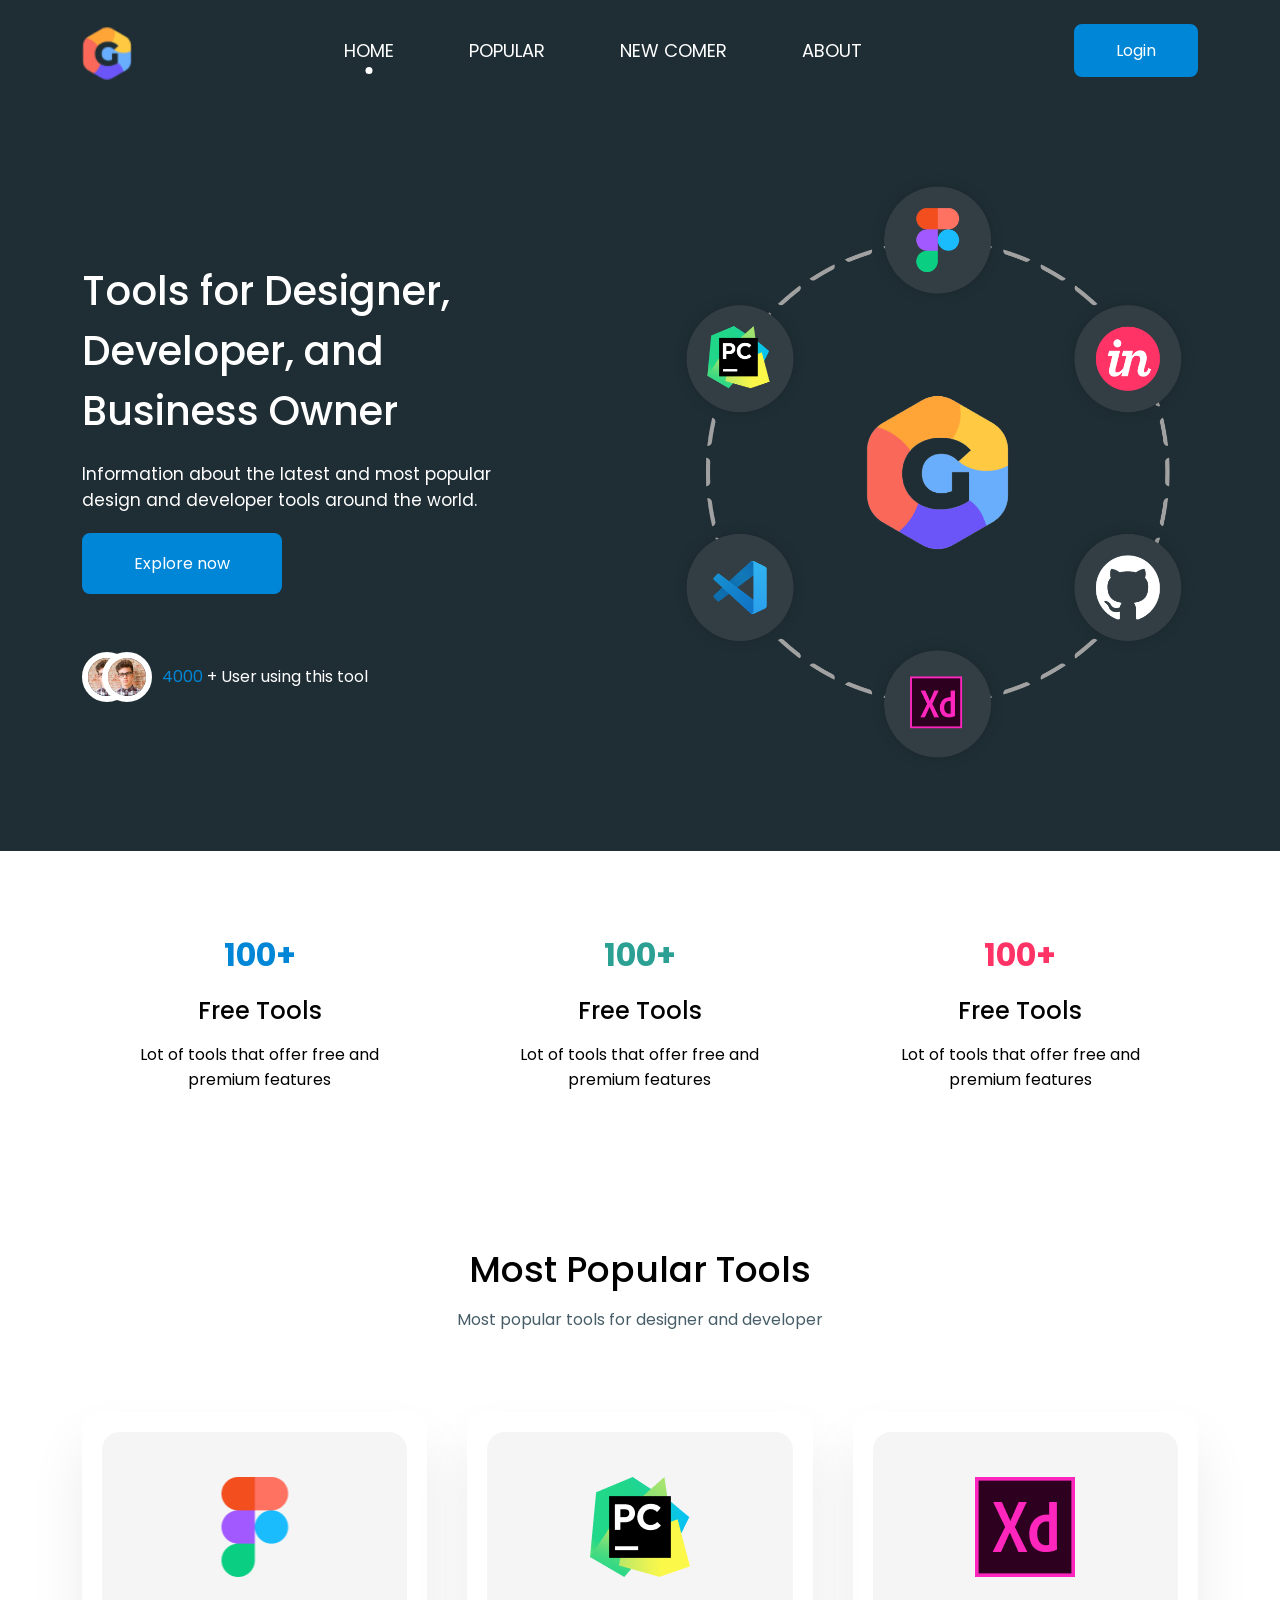
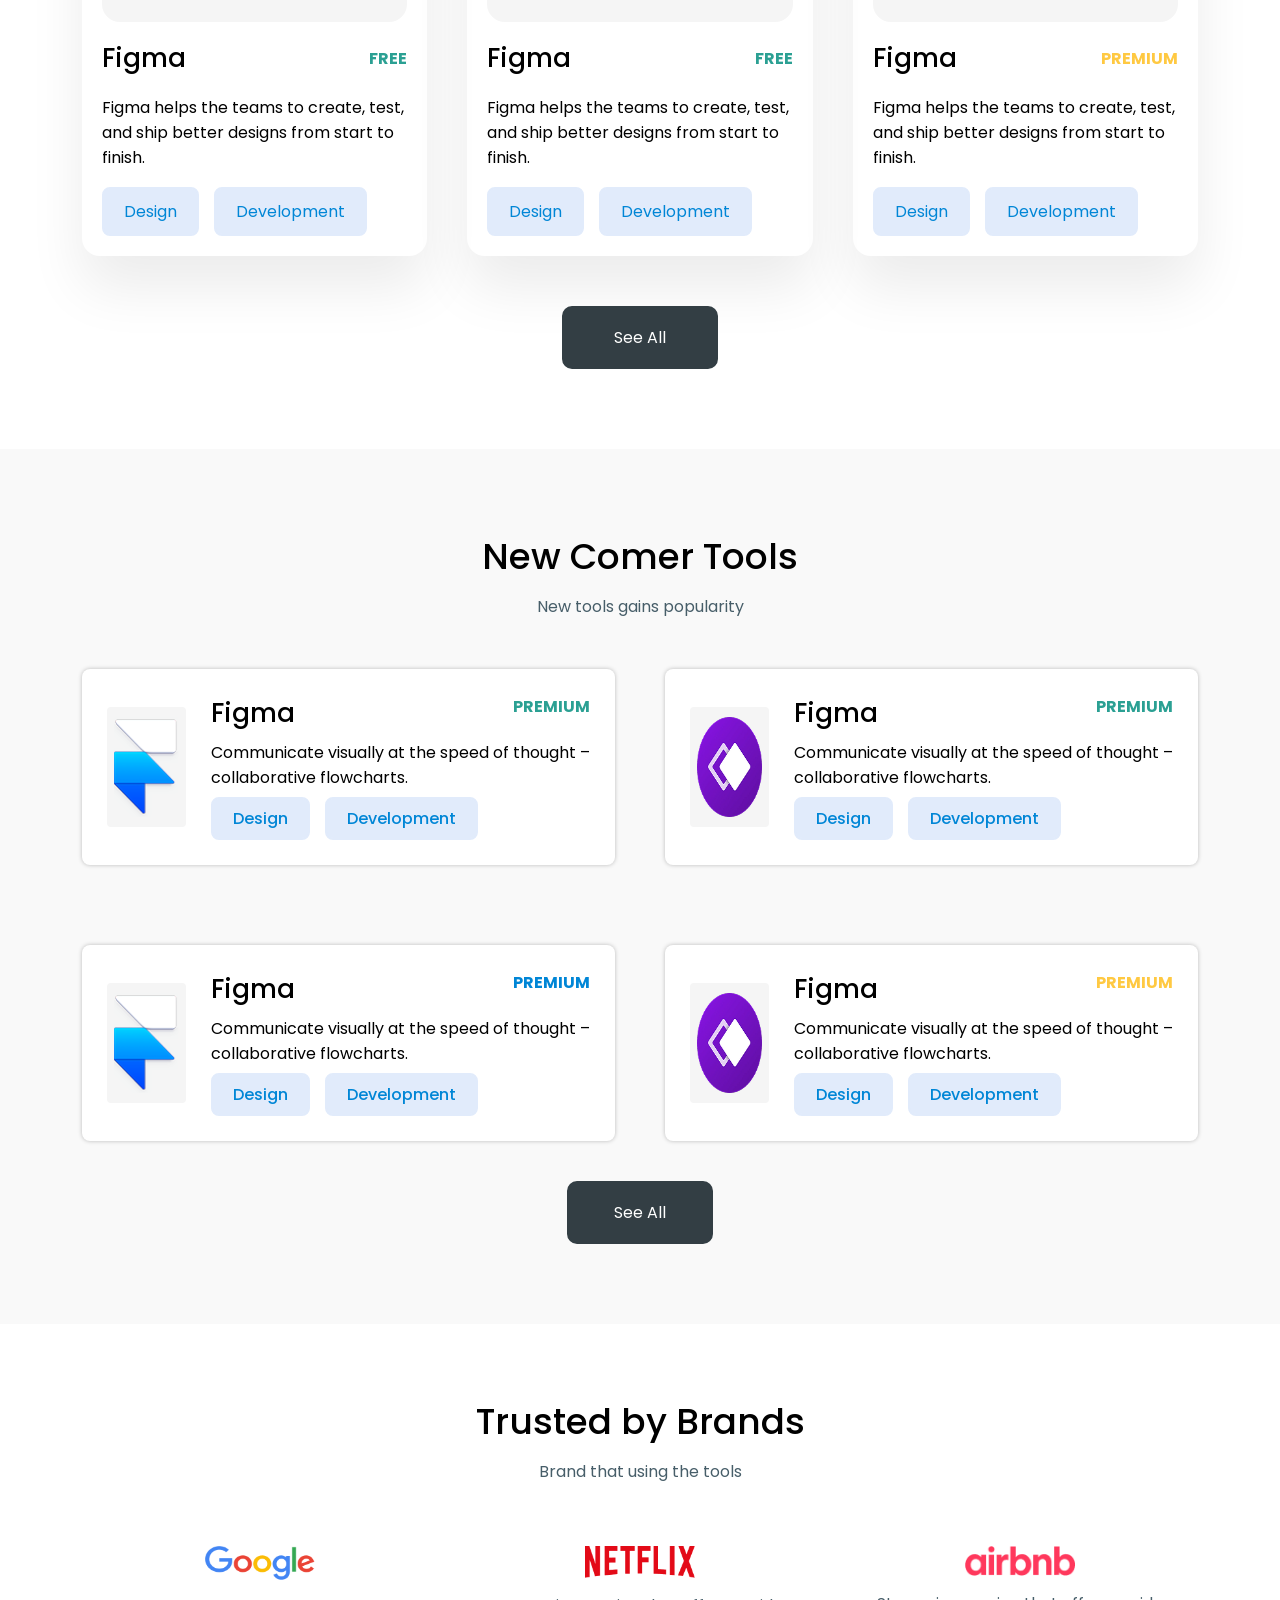
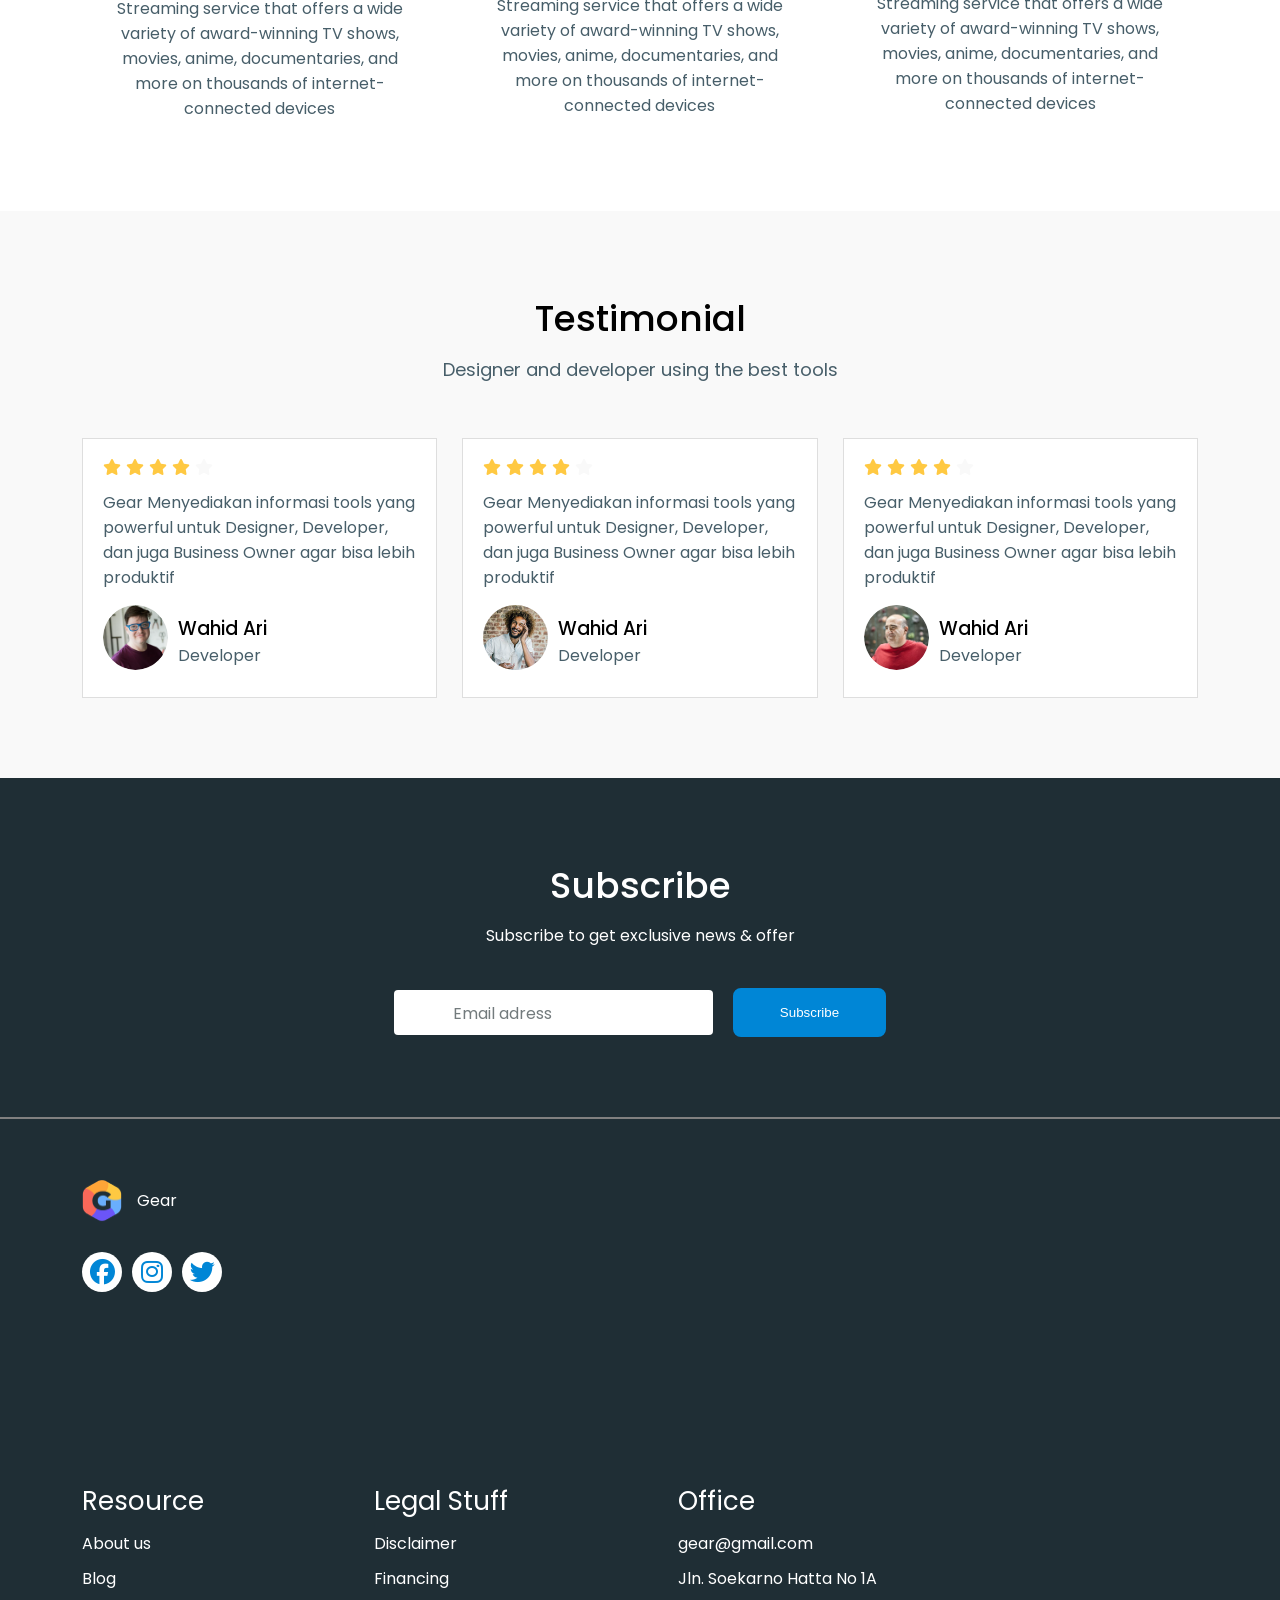
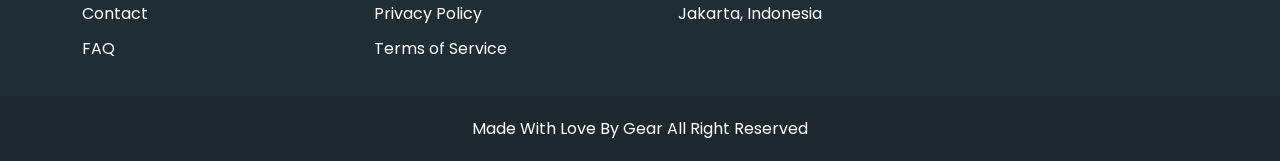
<file: index.html>
<!doctype html>
<html lang="en">
    <head>
        <meta charset="UTF-8" />
        <meta name="viewport" content="width=device-width, initial-scale=1.0" />
        <title>BWR - Gear</title>
        <link rel="stylesheet" href="./assets/sass/css/index.min.css" />
        <link rel="stylesheet" href="https://cdnjs.cloudflare.com/ajax/libs/font-awesome/6.5.0/css/all.min.css" />
        <link rel="icon" href="./assets/img/base/favicon.ico" />
    </head>
    <body>
        <header class="header">
            <div class="container">
                <nav class="header__nav">
                    <a href="./index.html" class="header__nav__logo">
                        <img src="./assets/img/base/logo.png" alt="" />
                    </a>
                    <div class="header__nav__list">
                        <a href="./index.html" class="link actNav">HOME</a>
                        <a href="./popular.html" class="link">POPULAR</a>
                        <a href="./comer.html" class="link">NEW COMER</a>
                        <a href="./about.html" class="link">ABOUT</a>
                        <a href="#  " class="header__nav__link">Login</a>
                    </div>
                    <a href="" class="header__nav__link">Login</a>
                    <button class="header__nav__bar"><i class="fa-solid fa-bars"></i></button>
                </nav>
            </div>
        </header>
        <main>
            <section class="intro">
                <div class="container">
                    <div class="intro__content">
                        <div class="intro__content__el">
                            <h2 class="title">Tools for Designer, Developer, and Business Owner</h2>
                            <p class="text">Information about the latest and most popular design and developer tools around the world.</p>
                            <a href="" class="link"> Explore now </a>
                            <div class="wrap">
                                <img src="./assets/img/home/intro-img1.png" alt="" class="wrap__img" />
                                <img src="./assets/img/home/intro-img1.png" alt="" class="wrap__img" />
                                <p class="wrap__text">
                                    <span class="wrap__text__span"> 4000 </span>
                                    + User using this tool
                                </p>
                            </div>
                        </div>
                        <div class="intro__content__img">
                            <img src="./assets/img/home/intro-img2.png" alt="" />
                        </div>
                    </div>
                </div>
            </section>
            <section class="popular">
                <div class="container">
                    <div class="popular__content">
                        <div class="popular__content__wrap">
                            <div class="card">
                                <b class="card__number"> 100+ </b>
                                <h3 class="card__title">Free Tools</h3>
                                <p class="card__text">Lot of tools that offer free and premium features</p>
                            </div>
                            <div class="card">
                                <b class="card__number"> 100+ </b>
                                <h3 class="card__title">Free Tools</h3>
                                <p class="card__text">Lot of tools that offer free and premium features</p>
                            </div>
                            <div class="card">
                                <b class="card__number"> 100+ </b>
                                <h3 class="card__title">Free Tools</h3>
                                <p class="card__text">Lot of tools that offer free and premium features</p>
                            </div>
                        </div>
                        <h2 class="popular__content__title">Most Popular Tools</h2>
                        <p class="popular__content__info">Most popular tools for designer and developer</p>
                        <div class="popular__content__wrapper">
                            <div class="card">
                                <div class="card__span">
                                    <img src="./assets/img/home/popular-img1.png" alt="" class="card__span__img" />
                                </div>
                                <div class="card__wrap">
                                    <h3 class="card__wrap__title">Figma</h3>
                                    <b class="card__wrap__subtitle">FREE</b>
                                </div>
                                <p class="card__text">
                                    Figma helps the teams to create, test, and ship better designs from start to finish.
                                </p>
                                <div class="card__wrapper">
                                    <a href="" class="card__wrapper__link">Design</a>
                                    <a href="" class="card__wrapper__link">Development</a>
                                </div>
                            </div>
                            <div class="card">
                                <div class="card__span">
                                    <img src="./assets/img/popular/tools-img6.png" alt="" class="card__span__img" />
                                </div>
                                <div class="card__wrap">
                                    <h3 class="card__wrap__title">Figma</h3>
                                    <b class="card__wrap__subtitle">FREE</b>
                                </div>
                                <p class="card__text">
                                    Figma helps the teams to create, test, and ship better designs from start to finish.
                                </p>
                                <div class="card__wrapper">
                                    <a href="" class="card__wrapper__link">Design</a>
                                    <a href="" class="card__wrapper__link">Development</a>
                                </div>
                            </div>
                            <div class="card">
                                <div class="card__span">
                                    <img src="./assets/img/popular/tools-img2.png" alt="" class="card__span__img" />
                                </div>
                                <div class="card__wrap">
                                    <h3 class="card__wrap__title">Figma</h3>
                                    <b class="card__wrap__subtitle">PREMIUM</b>
                                </div>
                                <p class="card__text">
                                    Figma helps the teams to create, test, and ship better designs from start to finish.
                                </p>
                                <div class="card__wrapper">
                                    <a href="" class="card__wrapper__link">Design</a>
                                    <a href="" class="card__wrapper__link">Development</a>
                                </div>
                            </div>
                        </div>
                        <a href="" class="popular__content__link">See All</a>
                    </div>
                </div>
            </section>
            <section class="new">
                <div class="container">
                    <div class="new__content">
                        <h2 class="new__content__title">New Comer Tools</h2>
                        <p class="new__content__info">New tools gains popularity</p>
                        <div class="new__content__wrap">
                            <div class="card">
                                <div class="card__img">
                                    <img src="./assets/img/home/new-img1.png" alt="" />
                                </div>
                                <div class="card__el">
                                    <div class="card__el__wrap">
                                        <h3 class="title">Figma</h3>
                                        <b class="subtitle">PREMIUM</b>
                                    </div>
                                    <p class="card__el__text">Communicate visually at the speed of thought – collaborative flowcharts.</p>
                                    <div class="card__el__wrapper">
                                        <a href="" class="link">Design</a>
                                        <a href="" class="link">Development</a>
                                    </div>
                                </div>
                            </div>
                            <div class="card">
                                <div class="card__img">
                                    <img src="./assets/img/home/new-img2.png" alt="" />
                                </div>
                                <div class="card__el">
                                    <div class="card__el__wrap">
                                        <h3 class="title">Figma</h3>
                                        <b class="subtitle">PREMIUM</b>
                                    </div>
                                    <p class="card__el__text">Communicate visually at the speed of thought – collaborative flowcharts.</p>
                                    <div class="card__el__wrapper">
                                        <a href="" class="link">Design</a>
                                        <a href="" class="link">Development</a>
                                    </div>
                                </div>
                            </div>
                            <div class="card">
                                <div class="card__img">
                                    <img src="./assets/img/home/new-img1.png" alt="" />
                                </div>
                                <div class="card__el">
                                    <div class="card__el__wrap">
                                        <h3 class="title">Figma</h3>
                                        <b class="subtitle">PREMIUM</b>
                                    </div>
                                    <p class="card__el__text">Communicate visually at the speed of thought – collaborative flowcharts.</p>
                                    <div class="card__el__wrapper">
                                        <a href="" class="link">Design</a>
                                        <a href="" class="link">Development</a>
                                    </div>
                                </div>
                            </div>
                            <div class="card">
                                <div class="card__img">
                                    <img src="./assets/img/home/new-img2.png" alt="" />
                                </div>
                                <div class="card__el">
                                    <div class="card__el__wrap">
                                        <h3 class="title">Figma</h3>
                                        <b class="subtitle">PREMIUM</b>
                                    </div>
                                    <p class="card__el__text">Communicate visually at the speed of thought – collaborative flowcharts.</p>
                                    <div class="card__el__wrapper">
                                        <a href="" class="link">Design</a>
                                        <a href="" class="link">Development</a>
                                    </div>
                                </div>
                            </div>
                        </div>
                        <a href="" class="new__content__link"> See All </a>
                    </div>
                </div>
            </section>
            <section class="brand">
                <div class="container">
                    <div class="brand__content">
                        <h2 class="brand__content__title">Trusted by Brands</h2>
                        <p class="brand__content__text">Brand that using the tools</p>
                        <div class="brand__content__wrap">
                            <div class="card">
                                <img src="./assets/img/home/brand-img1.png" alt="" class="card__img" />
                                <p class="card__text">
                                    Streaming service that offers a wide variety of award-winning TV shows, movies, anime, documentaries,
                                    and more on thousands of internet-connected devices
                                </p>
                            </div>
                            <div class="card">
                                <img src="./assets/img/home/brand-img2.png" alt="" class="card__img" />
                                <p class="card__text">
                                    Streaming service that offers a wide variety of award-winning TV shows, movies, anime, documentaries,
                                    and more on thousands of internet-connected devices
                                </p>
                            </div>
                            <div class="card">
                                <img src="./assets/img/home/brand-img3.png" alt="" class="card__img" />
                                <p class="card__text">
                                    Streaming service that offers a wide variety of award-winning TV shows, movies, anime, documentaries,
                                    and more on thousands of internet-connected devices
                                </p>
                            </div>
                        </div>
                    </div>
                </div>
            </section>
            <section class="review">
                <div class="container">
                    <div class="review__content">
                        <h2 class="review__content__title">Testimonial</h2>
                        <p class="review__content__text">Designer and developer using the best tools</p>
                        <div class="review__content__wrap">
                            <div class="card">
                                <span class="card__icons">
                                    <i class="fa-solid fa-star"></i>
                                    <i class="fa-solid fa-star"></i>
                                    <i class="fa-solid fa-star"></i>
                                    <i class="fa-solid fa-star"></i>
                                    <i class="fa-solid fa-star"></i>
                                </span>
                                <p class="card__text">
                                    Gear Menyediakan informasi tools yang powerful untuk Designer, Developer, dan juga Business Owner agar
                                    bisa lebih produktif
                                </p>
                                <div class="card__wrap">
                                    <div class="card__wrap__img">
                                        <img src="./assets/img/about/product-img1.png" alt="" />
                                    </div>
                                    <div class="card__wrap__el">
                                        <h3 class="title">Wahid Ari</h3>
                                        <b class="info"> Developer </b>
                                    </div>
                                </div>
                            </div>
                            <div class="card">
                                <span class="card__icons">
                                    <i class="fa-solid fa-star"></i>
                                    <i class="fa-solid fa-star"></i>
                                    <i class="fa-solid fa-star"></i>
                                    <i class="fa-solid fa-star"></i>
                                    <i class="fa-solid fa-star"></i>
                                </span>
                                <p class="card__text">
                                    Gear Menyediakan informasi tools yang powerful untuk Designer, Developer, dan juga Business Owner agar
                                    bisa lebih produktif
                                </p>
                                <div class="card__wrap">
                                    <div class="card__wrap__img">
                                        <img src="./assets/img/home/review-img1.png" alt="" />
                                    </div>
                                    <div class="card__wrap__el">
                                        <h3 class="title">Wahid Ari</h3>
                                        <b class="info"> Developer </b>
                                    </div>
                                </div>
                            </div>
                            <div class="card">
                                <span class="card__icons">
                                    <i class="fa-solid fa-star"></i>
                                    <i class="fa-solid fa-star"></i>
                                    <i class="fa-solid fa-star"></i>
                                    <i class="fa-solid fa-star"></i>
                                    <i class="fa-solid fa-star"></i>
                                </span>
                                <p class="card__text">
                                    Gear Menyediakan informasi tools yang powerful untuk Designer, Developer, dan juga Business Owner agar
                                    bisa lebih produktif
                                </p>
                                <div class="card__wrap">
                                    <div class="card__wrap__img">
                                        <img src="./assets/img/about/product-img3.png" alt="" />
                                    </div>
                                    <div class="card__wrap__el">
                                        <h3 class="title">Wahid Ari</h3>
                                        <b class="info"> Developer </b>
                                    </div>
                                </div>
                            </div>
                        </div>
                    </div>
                </div>
            </section>
            <section class="subscribe">
                <div class="container">
                    <div class="subscribe__content">
                        <h2 class="subscribe__content__title">Subscribe</h2>
                        <p class="subscribe__content__text">Subscribe to get exclusive news & offer</p>
                        <div class="subscribe__content__wrap">
                            <label for="email" class="label">
                                <input type="email" name="email" id="email" class="label__inp" />
                                <p class="label__text">Email adress</p>
                            </label>
                            <button class="btn" type="submit">Subscribe</button>
                        </div>
                    </div>
                </div>
            </section>
        </main>
        <footer class="footer">
            <div class="container">
                <nav class="footer__nav">
                    <div class="footer__nav__logo">
                        <a href="" class="logo">
                            <img src="./assets/img/base/logo.png" alt="" />
                            Gear
                        </a>
                        <div class="wrap">
                            <a href="" class="wrap__link">
                                <i class="fa-brands fa-facebook"></i>
                            </a>
                            <a href="" class="wrap__link">
                                <i class="fa-brands fa-instagram"></i>
                            </a>
                            <a href="" class="wrap__link">
                                <i class="fa-brands fa-twitter"></i>
                            </a>
                        </div>
                    </div>
                    <ul class="footer__nav__list">
                        <li class="item">
                            <h3 class="item__title">Resource</h3>
                            <a href="" class="item__link">About us</a>
                            <a href="" class="item__link">Blog</a>
                            <a href="" class="item__link">Contact</a>
                            <a href="" class="item__link">FAQ</a>
                        </li>
                        <li class="item">
                            <h3 class="item__title">Legal Stuff</h3>
                            <a href="" class="item__link">Disclaimer</a>
                            <a href="" class="item__link">Financing</a>
                            <a href="" class="item__link">Privacy Policy</a>
                            <a href="" class="item__link">Terms of Service</a>
                        </li>
                        <li class="item">
                            <h3 class="item__title">Office</h3>
                            <a href="" class="item__link">gear@gmail.com</a>
                            <a href="" class="item__link">Jln. Soekarno Hatta No 1A </a>
                            <a href="" class="item__link">Jakarta, Indonesia</a>
                        </li>
                    </ul>
                </nav>
            </div>
            <div class="line">
                <p class="line__text">Made With Love By Gear All Right Reserved</p>
            </div>
        </footer>
    </body>
</html>
</file>
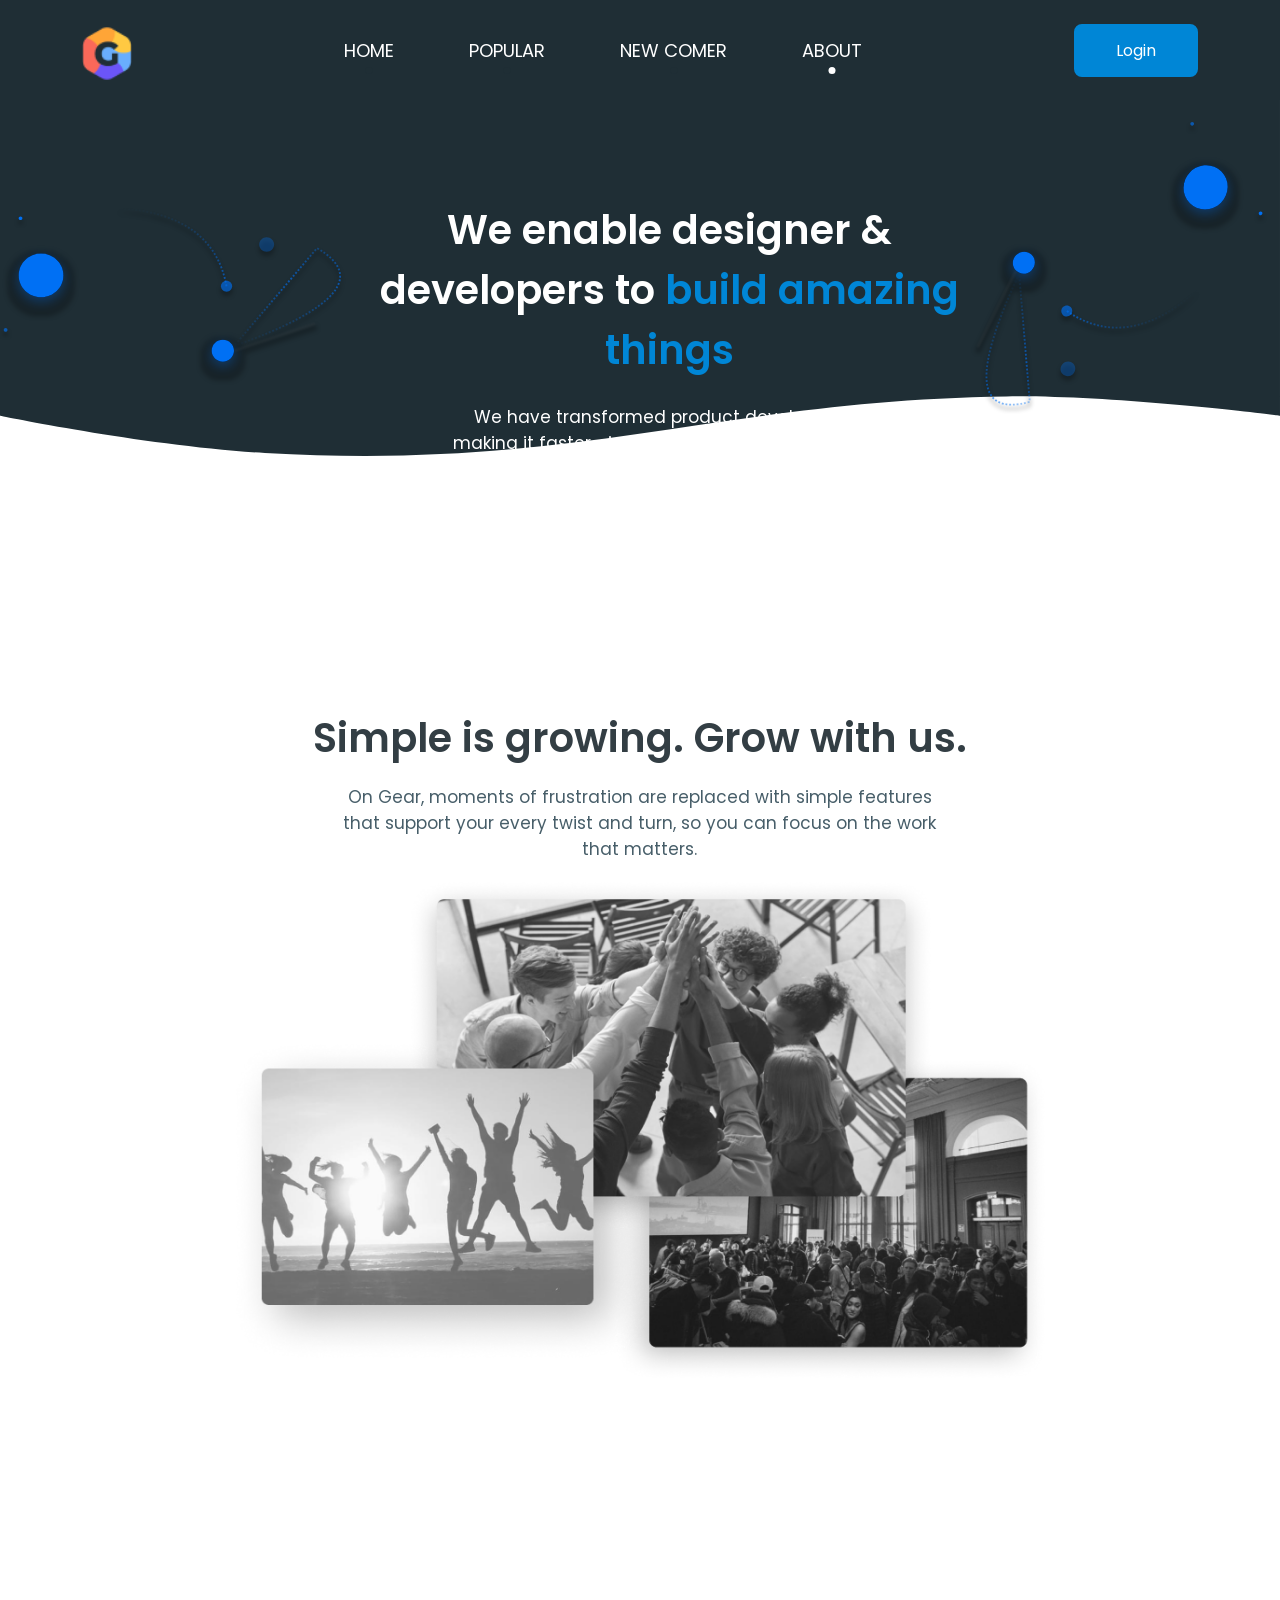
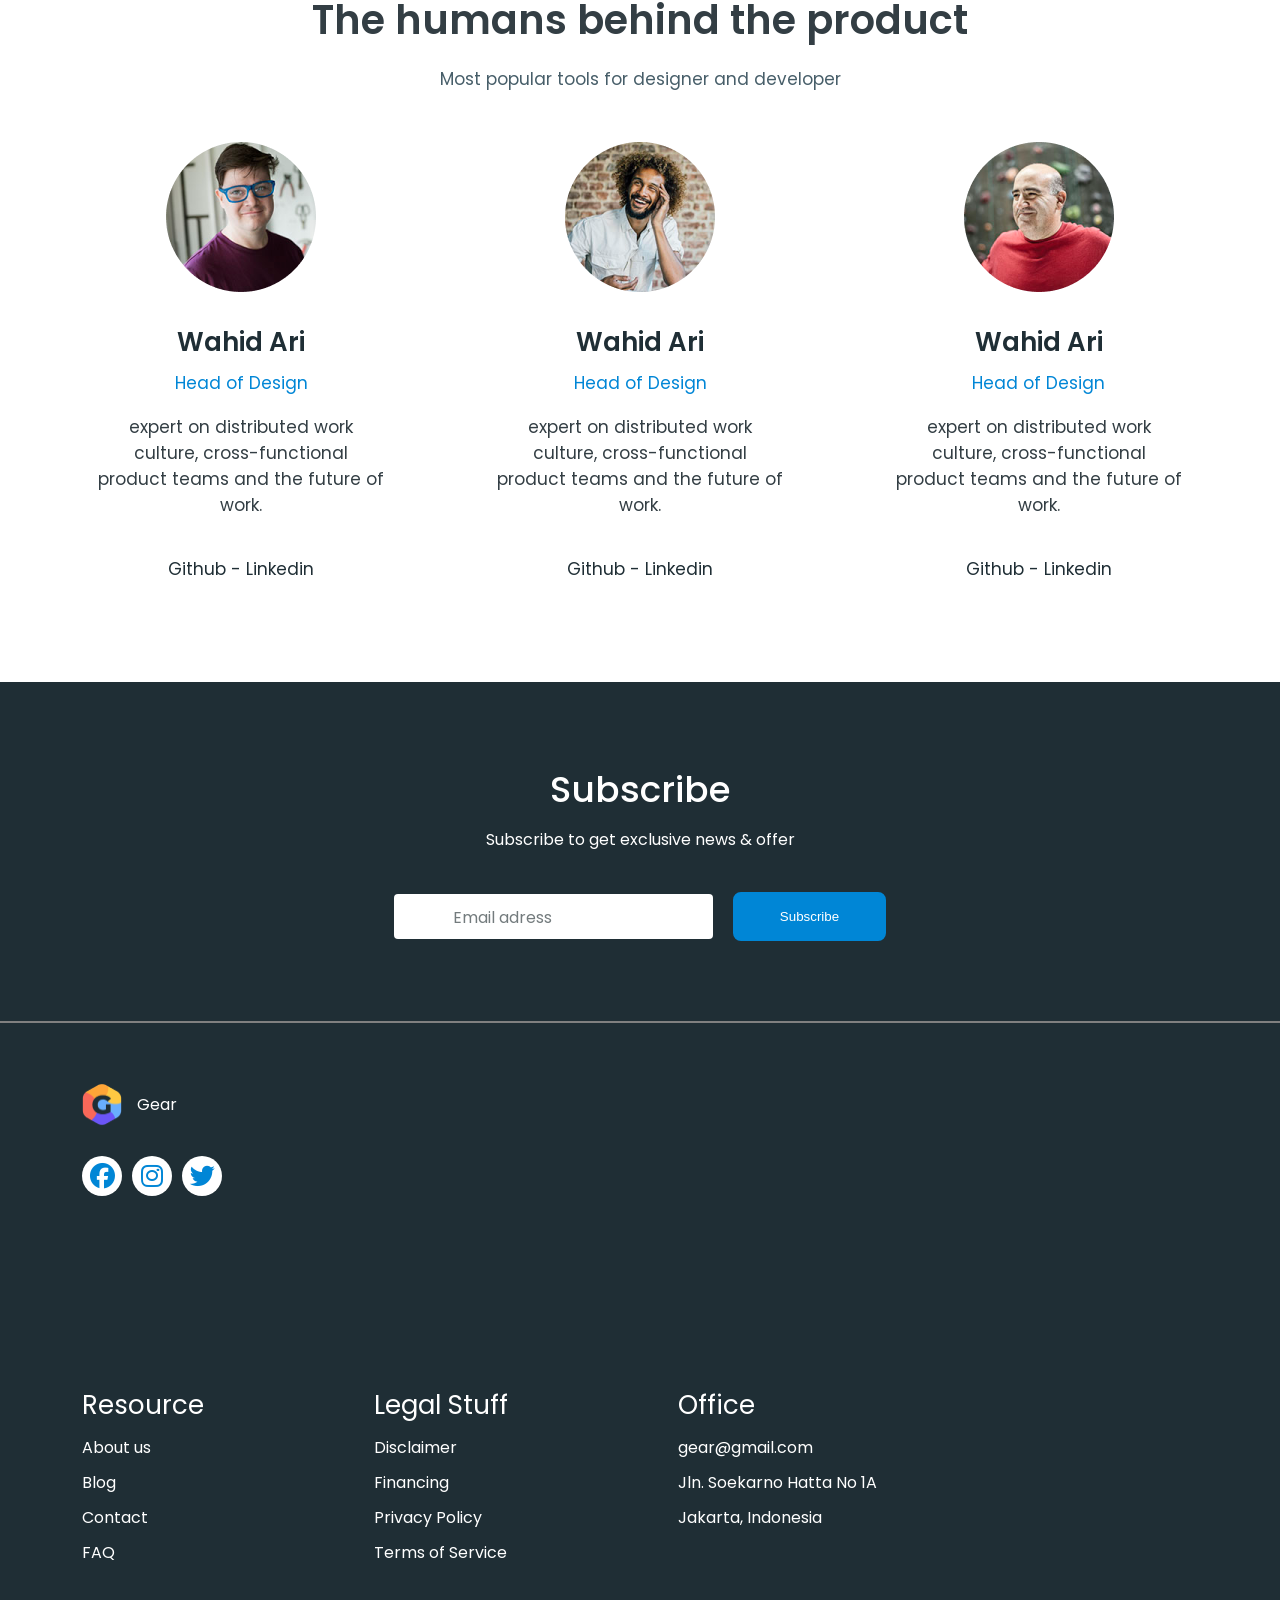
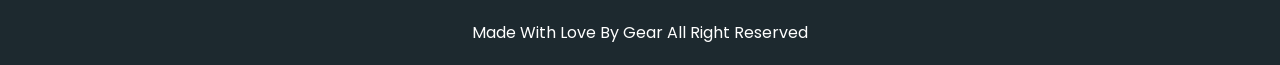
<file: about.html>
<!doctype html>
<html lang="en">
    <head>
        <meta charset="UTF-8" />
        <meta name="viewport" content="width=device-width, initial-scale=1.0" />
        <title>New Comer Tools</title>
        <link rel="stylesheet" href="./assets/sass/css/about.min.css" />
        <link rel="stylesheet" href="https://cdnjs.cloudflare.com/ajax/libs/font-awesome/6.5.0/css/all.min.css" />
        <link rel="icon" href="./assets/img/base/favicon.ico" />
    </head>
    <body>
        <header class="header">
            <div class="container">
                <nav class="header__nav">
                    <a href="./index.html" class="header__nav__logo">
                        <img src="./assets/img/base/logo.png" alt="" />
                    </a>
                    <div class="header__nav__list">
                        <a href="./index.html" class="link">HOME</a>
                        <a href="./popular.html" class="link">POPULAR</a>
                        <a href="./comer.html" class="link">NEW COMER</a>
                        <a href="./about.html" class="link actNav">ABOUT</a>
                        <a href="#  " class="header__nav__link">Login</a>
                    </div>
                    <a href="" class="header__nav__link">Login</a>
                    <button class="header__nav__bar"><i class="fa-solid fa-bars"></i></button>
                </nav>
            </div>
        </header>

        <main>
            <section class="intro">
                <img src="./assets/img/about/intro-bg.svg" alt="" class="intro__bg" />
                <img src="./assets/img/about/intro-bg2.svg" alt="" class="intro__bg2" />

                <div class="container">
                    <div class="intro__content">
                        <h2 class="intro__content__title">We enable designer & developers to <span>build amazing things</span></h2>
                        <p class="intro__content__text">
                            We have transformed product development, making it faster, simpler... better! That's why in just three years we
                            now help more developers build projects than anyone else.
                        </p>
                    </div>
                </div>
            </section>
            <section class="grow">
                <div class="container">
                    <div class="grow__content">
                        <div class="grow__content__head">
                            <h2 class="title">Simple is growing. Grow with us.</h2>
                            <p class="text">
                                On Gear, moments of frustration are replaced with simple features that support your every twist and turn, so
                                you can focus on the work that matters.
                            </p>
                            <div class="img">
                                <img src="./assets/img/about/grow-img1.png" alt="" />
                            </div>
                        </div>
                    </div>
                </div>
            </section>
            <section class="product">
                <div class="container">
                    <div class="product__content">
                        <div class="product__content__head">
                            <h2 class="title">The humans behind the product</h2>
                            <p class="text">Most popular tools for designer and developer</p>
                        </div>
                        <div class="product__content__wrapper">
                            <div class="card">
                                <span class="card__span">
                                    <img src="./assets/img/about/product-img1.png" alt="" class="card__span__img" />
                                </span>
                                <div class="card__wrap">
                                    <h3 class="card__wrap__title">Wahid Ari</h3>
                                    <p class="card__wrap__info">Head of Design</p>
                                    <p class="card__wrap__about">
                                        expert on distributed work culture, cross-functional product teams and the future of work.
                                    </p>
                                    <a href="" class="card__wrap__link">Github - Linkedin</a>
                                </div>
                            </div>
                            <div class="card">
                                <span class="card__span">
                                    <img src="./assets/img/about/product-img2.png" alt="" class="card__span__img" />
                                </span>
                                <div class="card__wrap">
                                    <h3 class="card__wrap__title">Wahid Ari</h3>
                                    <p class="card__wrap__info">Head of Design</p>
                                    <p class="card__wrap__about">
                                        expert on distributed work culture, cross-functional product teams and the future of work.
                                    </p>
                                    <a href="" class="card__wrap__link">Github - Linkedin</a>
                                </div>
                            </div>
                            <div class="card">
                                <span class="card__span">
                                    <img src="./assets/img/about/product-img3.png" alt="" class="card__span__img" />
                                </span>
                                <div class="card__wrap">
                                    <h3 class="card__wrap__title">Wahid Ari</h3>
                                    <p class="card__wrap__info">Head of Design</p>
                                    <p class="card__wrap__about">
                                        expert on distributed work culture, cross-functional product teams and the future of work.
                                    </p>
                                    <a href="" class="card__wrap__link">Github - Linkedin</a>
                                </div>
                            </div>
                        </div>
                    </div>
                </div>
            </section>
            <section class="subscribe">
                <div class="container">
                    <div class="subscribe__content">
                        <h2 class="subscribe__content__title">Subscribe</h2>
                        <p class="subscribe__content__text">Subscribe to get exclusive news & offer</p>
                        <div class="subscribe__content__wrap">
                            <label for="email" class="label">
                                <input type="email" name="email" id="email" class="label__inp" />
                                <p class="label__text">Email adress</p>
                            </label>
                            <button class="btn" type="submit">Subscribe</button>
                        </div>
                    </div>
                </div>
            </section>
        </main>

        <footer class="footer">
            <div class="container">
                <nav class="footer__nav">
                    <div class="footer__nav__logo">
                        <a href="" class="logo">
                            <img src="./assets/img/base/logo.png" alt="" />
                            Gear
                        </a>
                        <div class="wrap">
                            <a href="" class="wrap__link">
                                <i class="fa-brands fa-facebook"></i>
                            </a>
                            <a href="" class="wrap__link">
                                <i class="fa-brands fa-instagram"></i>
                            </a>
                            <a href="" class="wrap__link">
                                <i class="fa-brands fa-twitter"></i>
                            </a>
                        </div>
                    </div>
                    <ul class="footer__nav__list">
                        <li class="item">
                            <h3 class="item__title">Resource</h3>
                            <a href="" class="item__link">About us</a>
                            <a href="" class="item__link">Blog</a>
                            <a href="" class="item__link">Contact</a>
                            <a href="" class="item__link">FAQ</a>
                        </li>
                        <li class="item">
                            <h3 class="item__title">Legal Stuff</h3>
                            <a href="" class="item__link">Disclaimer</a>
                            <a href="" class="item__link">Financing</a>
                            <a href="" class="item__link">Privacy Policy</a>
                            <a href="" class="item__link">Terms of Service</a>
                        </li>
                        <li class="item">
                            <h3 class="item__title">Office</h3>
                            <a href="" class="item__link">gear@gmail.com</a>
                            <a href="" class="item__link">Jln. Soekarno Hatta No 1A </a>
                            <a href="" class="item__link">Jakarta, Indonesia</a>
                        </li>
                    </ul>
                </nav>
            </div>
            <div class="line">
                <p class="line__text">Made With Love By Gear All Right Reserved</p>
            </div>
        </footer>
    </body>
</html>
</file>
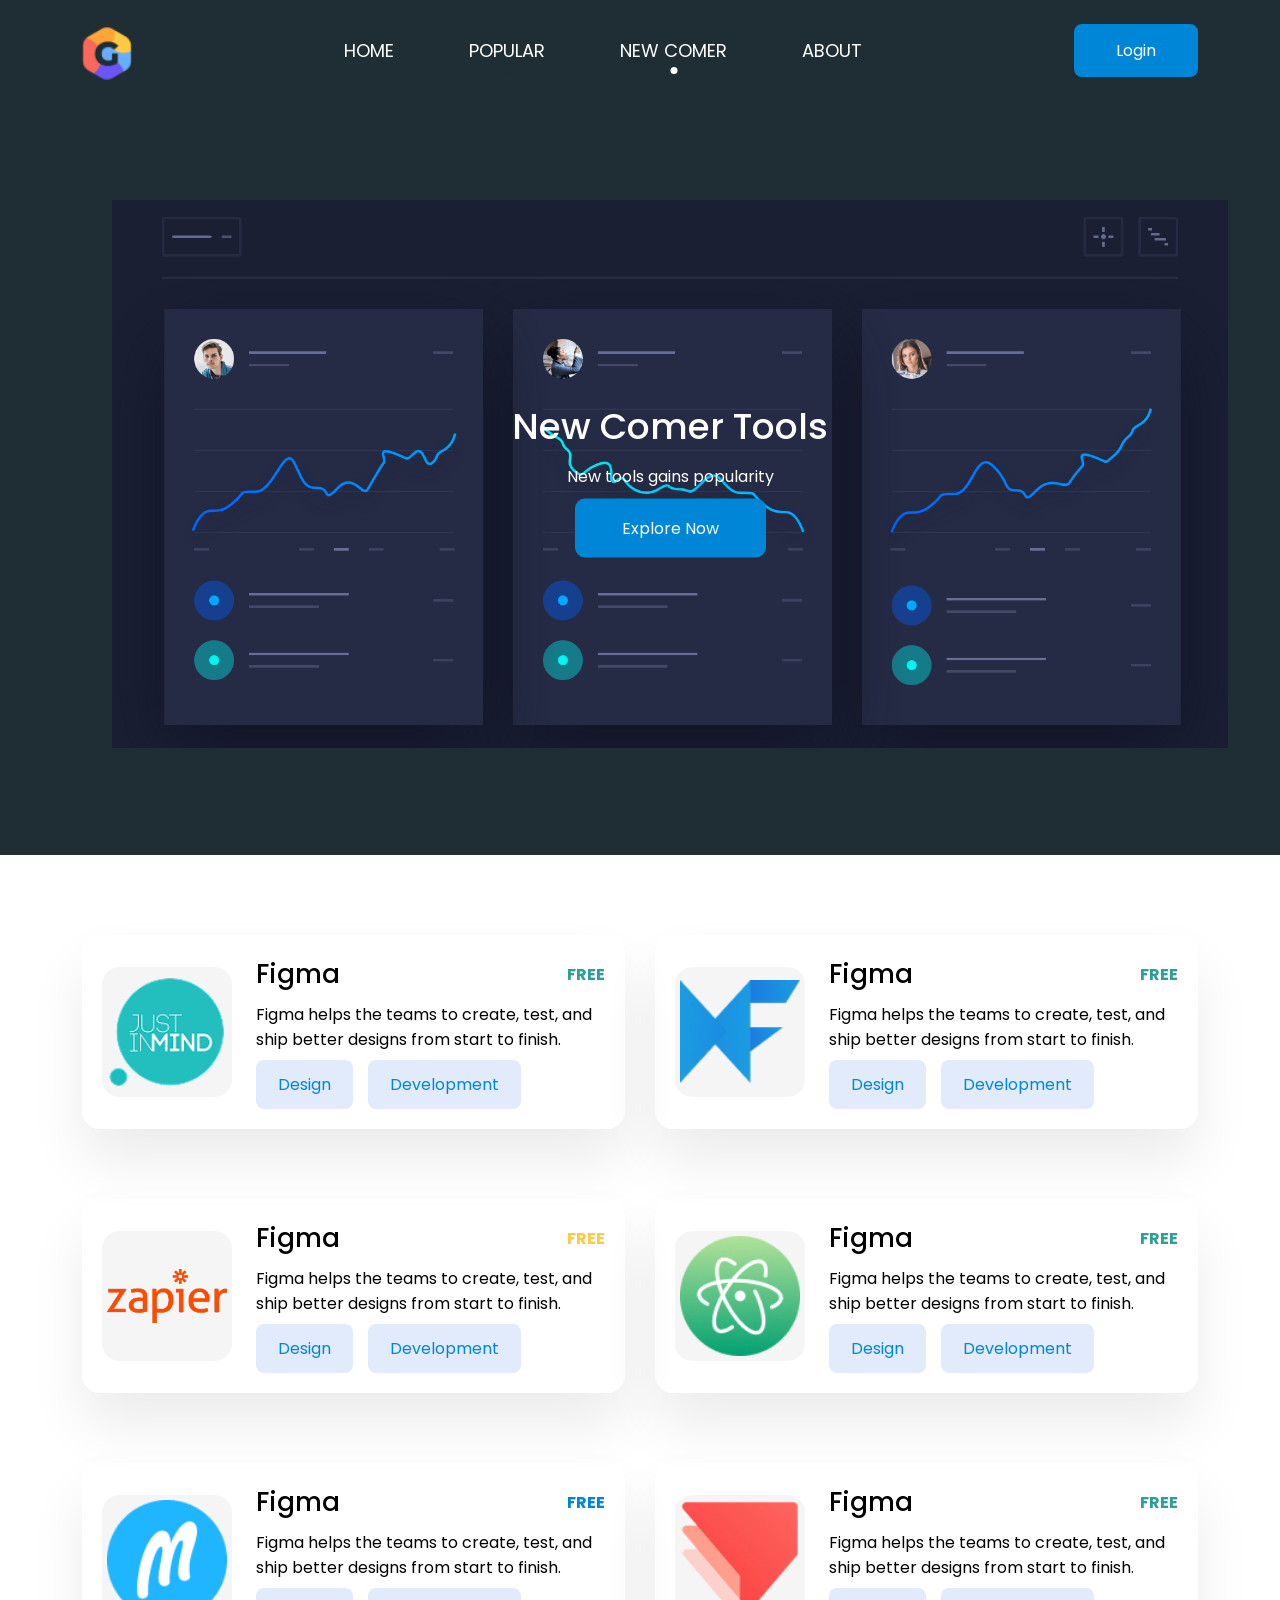
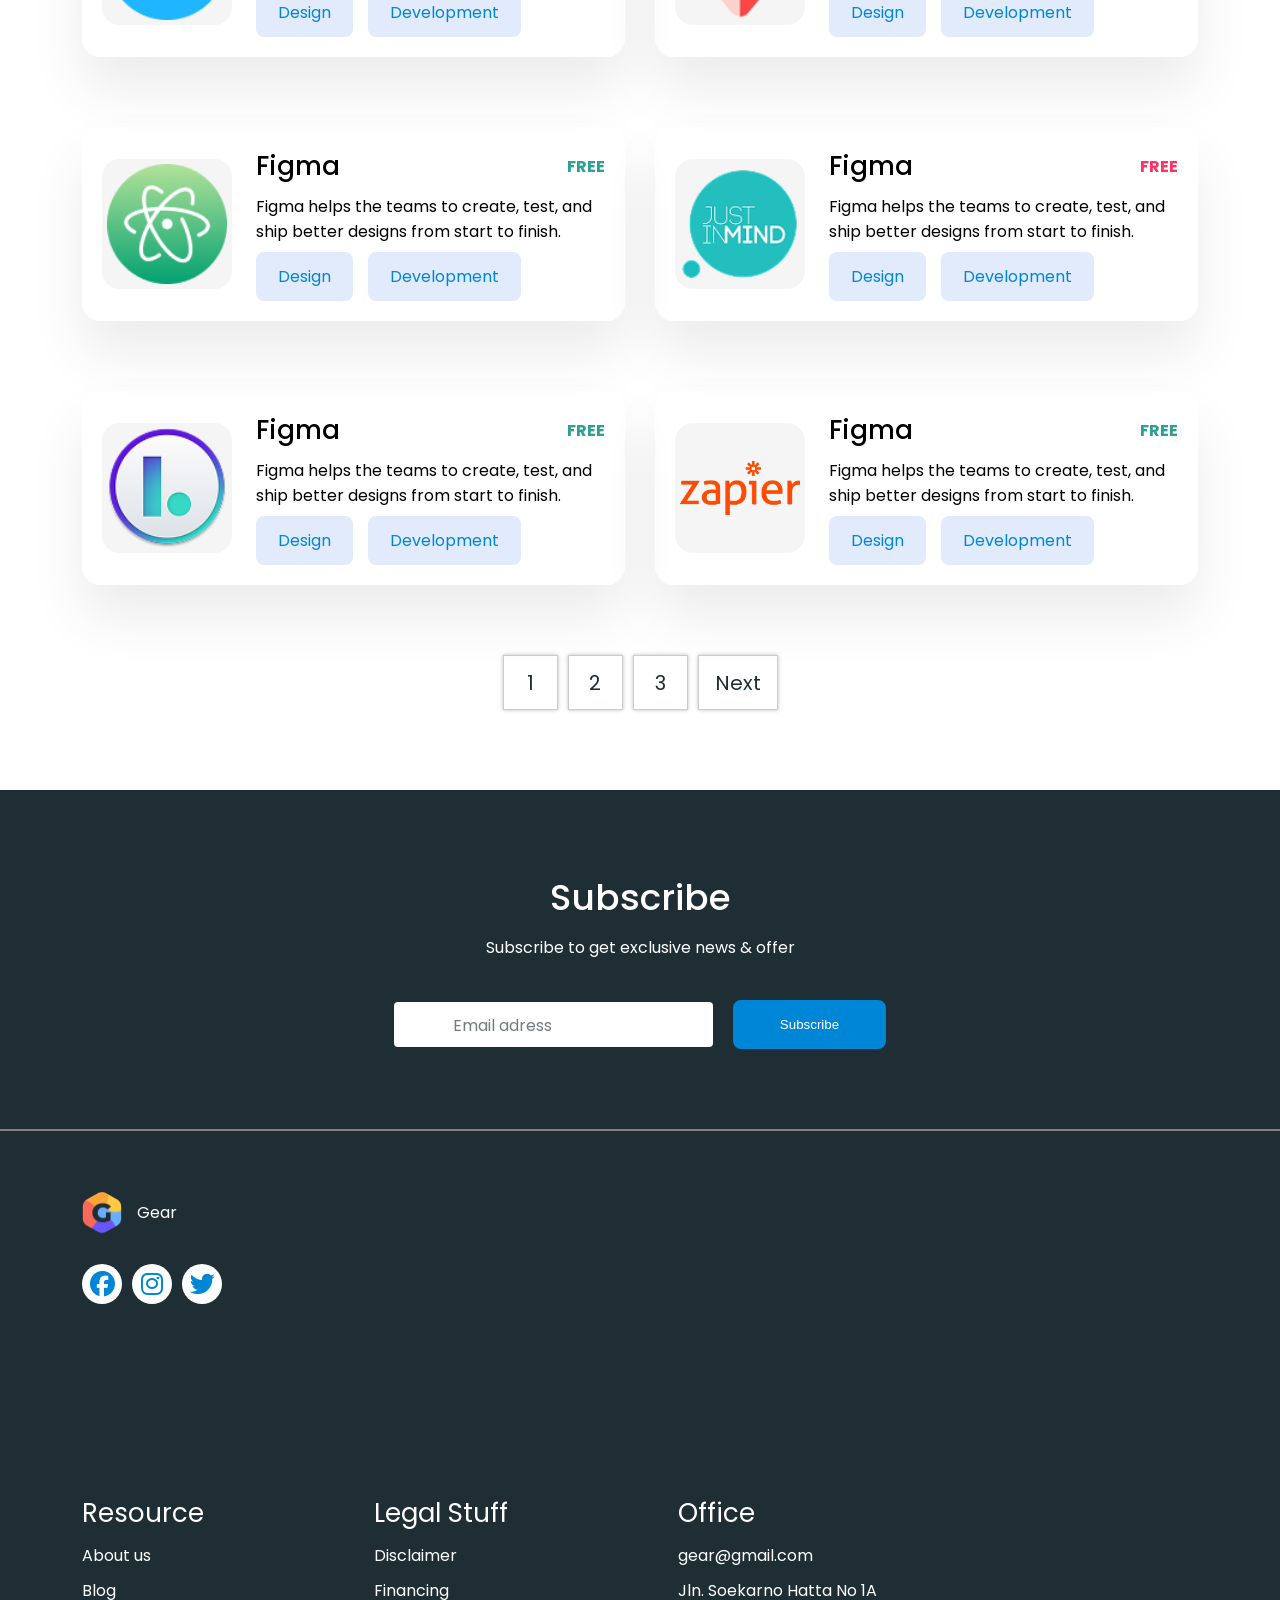
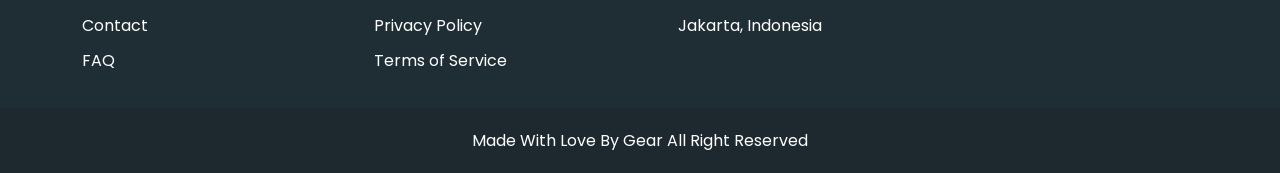
<file: comer.html>
<!doctype html>
<html lang="en">
    <head>
        <meta charset="UTF-8" />
        <meta name="viewport" content="width=device-width, initial-scale=1.0" />
        <title>New Comer Tools</title>
        <link rel="stylesheet" href="./assets/sass/css/comer.min.css" />
        <link rel="stylesheet" href="https://cdnjs.cloudflare.com/ajax/libs/font-awesome/6.5.0/css/all.min.css" />
        <link rel="icon" href="./assets/img/base/favicon.ico" />
    </head>
    <body>
        <header class="header">
            <div class="container">
                <nav class="header__nav">
                    <a href="./index.html" class="header__nav__logo">
                        <img src="./assets/img/base/logo.png" alt="" />
                    </a>
                    <div class="header__nav__list">
                        <a href="./index.html" class="link">HOME</a>
                        <a href="./popular.html" class="link">POPULAR</a>
                        <a href="./comer.html" class="link actNav">NEW COMER</a>
                        <a href="./about.html" class="link">ABOUT</a>
                        <a href="#  " class="header__nav__link">Login</a>
                    </div>
                    <a href="" class="header__nav__link">Login</a>
                    <button class="header__nav__bar"><i class="fa-solid fa-bars"></i></button>
                </nav>
            </div>
        </header>

        <main>
            <section class="intro">
                <div class="container">
                    <div class="intro__content">
                        <div class="intro__content__wrap">
                            <img class="intro__content__bg" src="./assets/img/comer/intro-img1.png" alt="" />
                            <div class="frame">
                                <h2 class="frame__title">New Comer Tools</h2>
                                <p class="frame__text">New tools gains popularity</p>
                                <a href="" class="frame__link">Explore Now</a>
                            </div>
                        </div>
                    </div>
                </div>
            </section>
            <section class="tools">
                <div class="container">
                    <div class="tools__content">
                        <div class="tools__content__main">
                            <div class="card">
                                <div class="card__wrap1">
                                    <div class="card__span">
                                        <img src="./assets/img/comer/main-img7.png" alt="" class="card__span__img" />
                                    </div>
                                </div>
                                <div class="card__wrap2">
                                    <div class="card__wrap">
                                        <h3 class="card__wrap__title">Figma</h3>
                                        <b class="card__wrap__subtitle">FREE</b>
                                    </div>
                                    <p class="card__text">
                                        Figma helps the teams to create, test, and ship better designs from start to finish.
                                    </p>
                                    <div class="card__wrapper">
                                        <a href="" class="card__wrapper__link">Design</a>
                                        <a href="" class="card__wrapper__link">Development</a>
                                    </div>
                                </div>
                            </div>
                            <div class="card">
                                <div class="card__wrap1">
                                    <div class="card__span">
                                        <img src="./assets/img/comer/main-img1.png" alt="" class="card__span__img" />
                                    </div>
                                </div>
                                <div class="card__wrap2">
                                    <div class="card__wrap">
                                        <h3 class="card__wrap__title">Figma</h3>
                                        <b class="card__wrap__subtitle">FREE</b>
                                    </div>
                                    <p class="card__text">
                                        Figma helps the teams to create, test, and ship better designs from start to finish.
                                    </p>
                                    <div class="card__wrapper">
                                        <a href="" class="card__wrapper__link">Design</a>
                                        <a href="" class="card__wrapper__link">Development</a>
                                    </div>
                                </div>
                            </div>
                            <div class="card">
                                <div class="card__wrap1">
                                    <div class="card__span">
                                        <img src="./assets/img/comer/main-img2.png" alt="" class="card__span__img" />
                                    </div>
                                </div>
                                <div class="card__wrap2">
                                    <div class="card__wrap">
                                        <h3 class="card__wrap__title">Figma</h3>
                                        <b class="card__wrap__subtitle">FREE</b>
                                    </div>
                                    <p class="card__text">
                                        Figma helps the teams to create, test, and ship better designs from start to finish.
                                    </p>
                                    <div class="card__wrapper">
                                        <a href="" class="card__wrapper__link">Design</a>
                                        <a href="" class="card__wrapper__link">Development</a>
                                    </div>
                                </div>
                            </div>
                            <div class="card">
                                <div class="card__wrap1">
                                    <div class="card__span">
                                        <img src="./assets/img/comer/main-img3.png" alt="" class="card__span__img" />
                                    </div>
                                </div>
                                <div class="card__wrap2">
                                    <div class="card__wrap">
                                        <h3 class="card__wrap__title">Figma</h3>
                                        <b class="card__wrap__subtitle">FREE</b>
                                    </div>
                                    <p class="card__text">
                                        Figma helps the teams to create, test, and ship better designs from start to finish.
                                    </p>
                                    <div class="card__wrapper">
                                        <a href="" class="card__wrapper__link">Design</a>
                                        <a href="" class="card__wrapper__link">Development</a>
                                    </div>
                                </div>
                            </div>
                            <div class="card">
                                <div class="card__wrap1">
                                    <div class="card__span">
                                        <img src="./assets/img/comer/main-img5.png" alt="" class="card__span__img" />
                                    </div>
                                </div>
                                <div class="card__wrap2">
                                    <div class="card__wrap">
                                        <h3 class="card__wrap__title">Figma</h3>
                                        <b class="card__wrap__subtitle">FREE</b>
                                    </div>
                                    <p class="card__text">
                                        Figma helps the teams to create, test, and ship better designs from start to finish.
                                    </p>
                                    <div class="card__wrapper">
                                        <a href="" class="card__wrapper__link">Design</a>
                                        <a href="" class="card__wrapper__link">Development</a>
                                    </div>
                                </div>
                            </div>
                            <div class="card">
                                <div class="card__wrap1">
                                    <div class="card__span">
                                        <img src="./assets/img/comer/main-img4.png" alt="" class="card__span__img" />
                                    </div>
                                </div>
                                <div class="card__wrap2">
                                    <div class="card__wrap">
                                        <h3 class="card__wrap__title">Figma</h3>
                                        <b class="card__wrap__subtitle">FREE</b>
                                    </div>
                                    <p class="card__text">
                                        Figma helps the teams to create, test, and ship better designs from start to finish.
                                    </p>
                                    <div class="card__wrapper">
                                        <a href="" class="card__wrapper__link">Design</a>
                                        <a href="" class="card__wrapper__link">Development</a>
                                    </div>
                                </div>
                            </div>
                            <div class="card">
                                <div class="card__wrap1">
                                    <div class="card__span">
                                        <img src="./assets/img/comer/main-img3.png" alt="" class="card__span__img" />
                                    </div>
                                </div>
                                <div class="card__wrap2">
                                    <div class="card__wrap">
                                        <h3 class="card__wrap__title">Figma</h3>
                                        <b class="card__wrap__subtitle">FREE</b>
                                    </div>
                                    <p class="card__text">
                                        Figma helps the teams to create, test, and ship better designs from start to finish.
                                    </p>
                                    <div class="card__wrapper">
                                        <a href="" class="card__wrapper__link">Design</a>
                                        <a href="" class="card__wrapper__link">Development</a>
                                    </div>
                                </div>
                            </div>
                            <div class="card">
                                <div class="card__wrap1">
                                    <div class="card__span">
                                        <img src="./assets/img/comer/main-img7.png" alt="" class="card__span__img" />
                                    </div>
                                </div>
                                <div class="card__wrap2">
                                    <div class="card__wrap">
                                        <h3 class="card__wrap__title">Figma</h3>
                                        <b class="card__wrap__subtitle">FREE</b>
                                    </div>
                                    <p class="card__text">
                                        Figma helps the teams to create, test, and ship better designs from start to finish.
                                    </p>
                                    <div class="card__wrapper">
                                        <a href="" class="card__wrapper__link">Design</a>
                                        <a href="" class="card__wrapper__link">Development</a>
                                    </div>
                                </div>
                            </div>
                            <div class="card">
                                <div class="card__wrap1">
                                    <div class="card__span">
                                        <img src="./assets/img/comer/main-img6.png" alt="" class="card__span__img" />
                                    </div>
                                </div>
                                <div class="card__wrap2">
                                    <div class="card__wrap">
                                        <h3 class="card__wrap__title">Figma</h3>
                                        <b class="card__wrap__subtitle">FREE</b>
                                    </div>
                                    <p class="card__text">
                                        Figma helps the teams to create, test, and ship better designs from start to finish.
                                    </p>
                                    <div class="card__wrapper">
                                        <a href="" class="card__wrapper__link">Design</a>
                                        <a href="" class="card__wrapper__link">Development</a>
                                    </div>
                                </div>
                            </div>
                            <div class="card">
                                <div class="card__wrap1">
                                    <div class="card__span">
                                        <img src="./assets/img/comer/main-img2.png" alt="" class="card__span__img" />
                                    </div>
                                </div>
                                <div class="card__wrap2">
                                    <div class="card__wrap">
                                        <h3 class="card__wrap__title">Figma</h3>
                                        <b class="card__wrap__subtitle">FREE</b>
                                    </div>
                                    <p class="card__text">
                                        Figma helps the teams to create, test, and ship better designs from start to finish.
                                    </p>
                                    <div class="card__wrapper">
                                        <a href="" class="card__wrapper__link">Design</a>
                                        <a href="" class="card__wrapper__link">Development</a>
                                    </div>
                                </div>
                            </div>
                        </div>
                        <span class="tools__content__span">
                            <a href="" class="link">1</a>
                            <a href="" class="link">2</a>
                            <a href="" class="link">3</a>
                            <a href="" class="link">Next</a>
                        </span>
                    </div>
                </div>
            </section>
            <section class="subscribe">
                <div class="container">
                    <div class="subscribe__content">
                        <h2 class="subscribe__content__title">Subscribe</h2>
                        <p class="subscribe__content__text">Subscribe to get exclusive news & offer</p>
                        <div class="subscribe__content__wrap">
                            <label for="email" class="label">
                                <input type="email" name="email" id="email" class="label__inp" />
                                <p class="label__text">Email adress</p>
                            </label>
                            <button class="btn" type="submit">Subscribe</button>
                        </div>
                    </div>
                </div>
            </section>
        </main>
        <footer class="footer">
            <div class="container">
                <nav class="footer__nav">
                    <div class="footer__nav__logo">
                        <a href="" class="logo">
                            <img src="./assets/img/base/logo.png" alt="" />
                            Gear
                        </a>
                        <div class="wrap">
                            <a href="" class="wrap__link">
                                <i class="fa-brands fa-facebook"></i>
                            </a>
                            <a href="" class="wrap__link">
                                <i class="fa-brands fa-instagram"></i>
                            </a>
                            <a href="" class="wrap__link">
                                <i class="fa-brands fa-twitter"></i>
                            </a>
                        </div>
                    </div>
                    <ul class="footer__nav__list">
                        <li class="item">
                            <h3 class="item__title">Resource</h3>
                            <a href="" class="item__link">About us</a>
                            <a href="" class="item__link">Blog</a>
                            <a href="" class="item__link">Contact</a>
                            <a href="" class="item__link">FAQ</a>
                        </li>
                        <li class="item">
                            <h3 class="item__title">Legal Stuff</h3>
                            <a href="" class="item__link">Disclaimer</a>
                            <a href="" class="item__link">Financing</a>
                            <a href="" class="item__link">Privacy Policy</a>
                            <a href="" class="item__link">Terms of Service</a>
                        </li>
                        <li class="item">
                            <h3 class="item__title">Office</h3>
                            <a href="" class="item__link">gear@gmail.com</a>
                            <a href="" class="item__link">Jln. Soekarno Hatta No 1A </a>
                            <a href="" class="item__link">Jakarta, Indonesia</a>
                        </li>
                    </ul>
                </nav>
            </div>
            <div class="line">
                <p class="line__text">Made With Love By Gear All Right Reserved</p>
            </div>
        </footer>
    </body>
</html>
</file>
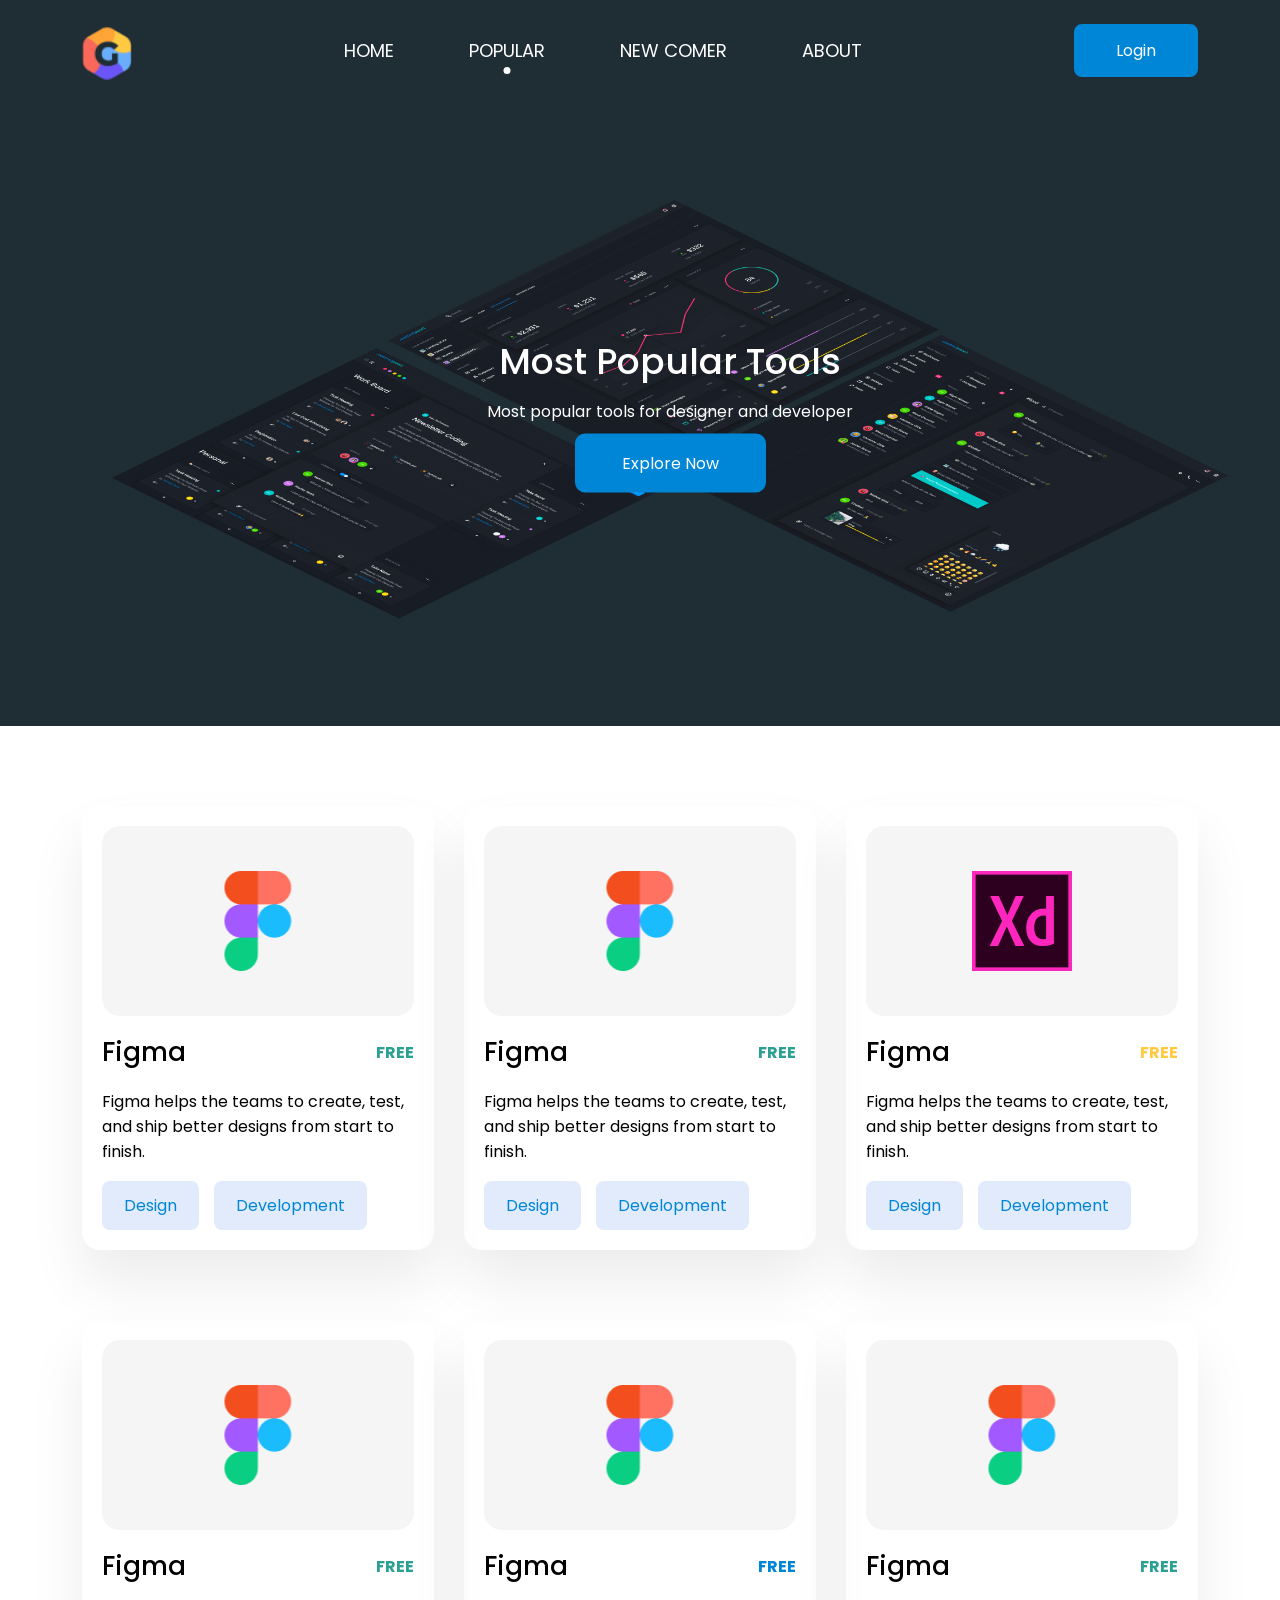
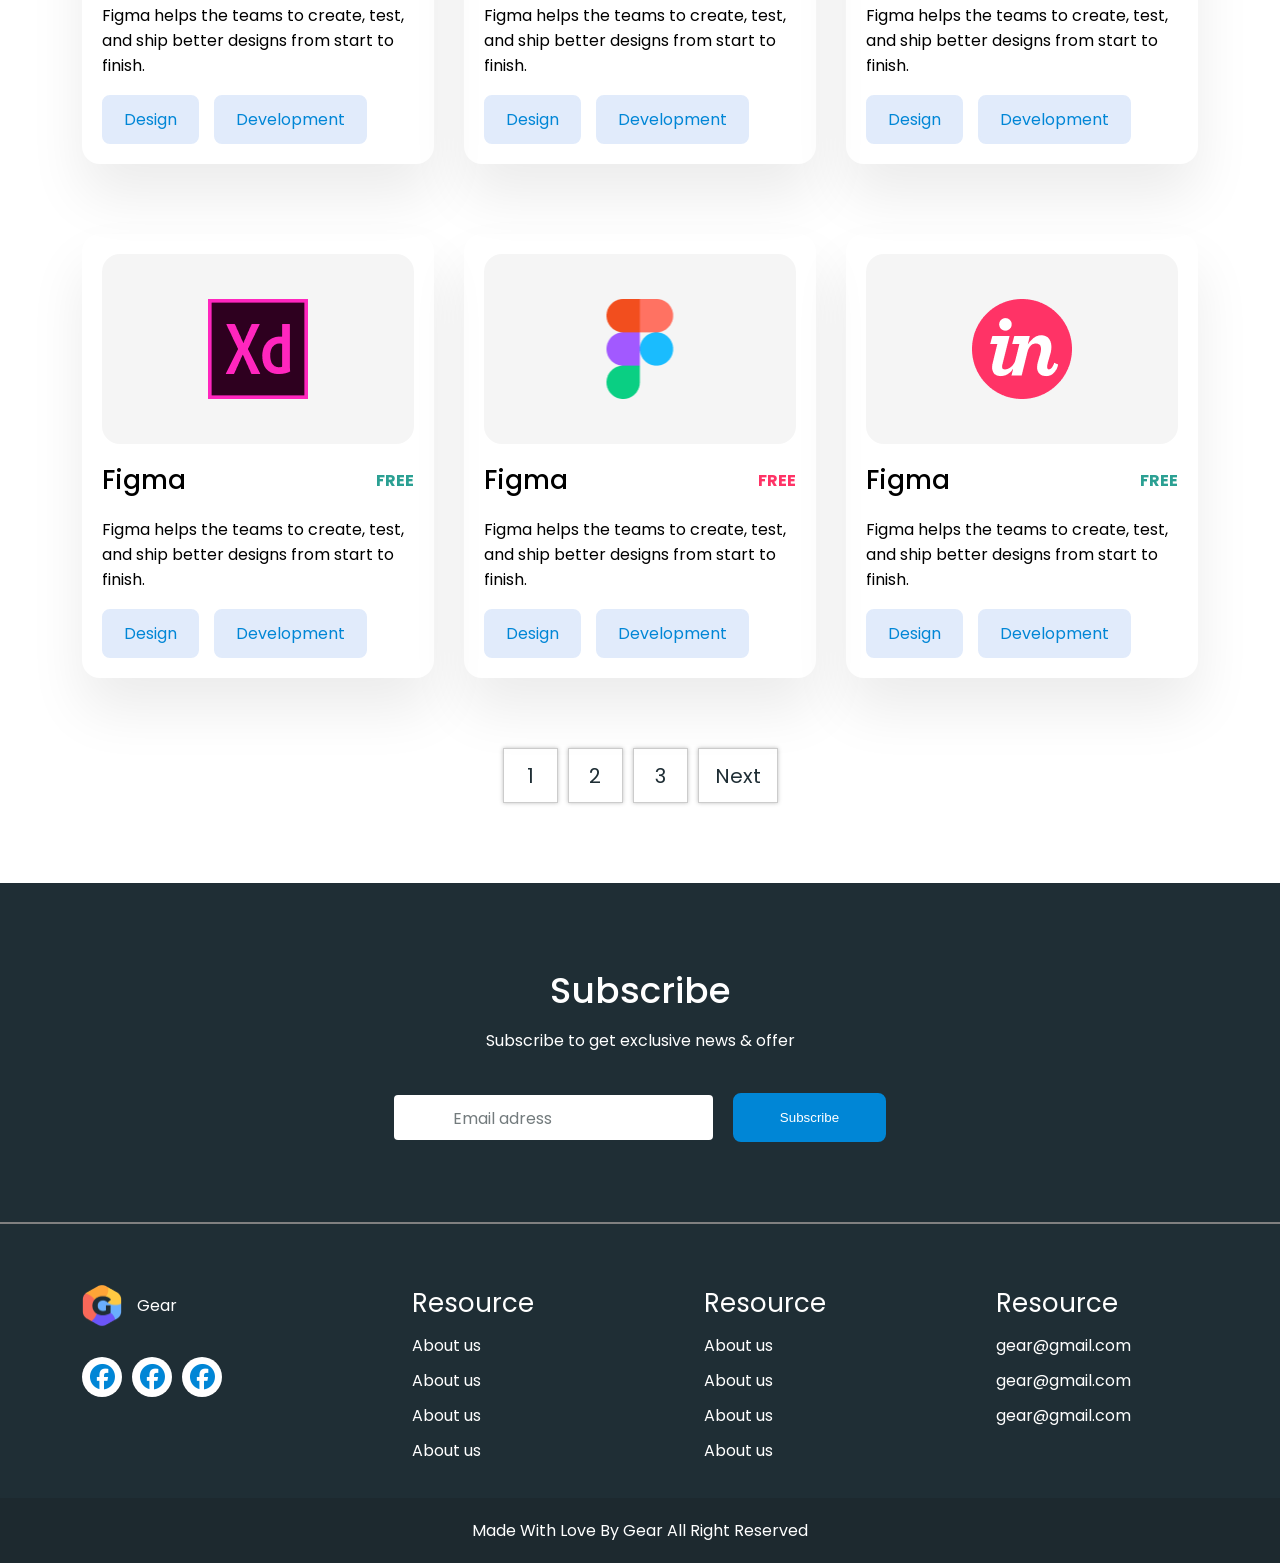
<file: popular.html>
<!doctype html>
<html lang="en">
    <head>
        <meta charset="UTF-8" />
        <meta name="viewport" content="width=device-width, initial-scale=1.0" />
        <title>Popular</title>
        <link rel="stylesheet" href="./assets/sass/css/popular.min.css" />
        <link rel="stylesheet" href="https://cdnjs.cloudflare.com/ajax/libs/font-awesome/6.5.0/css/all.min.css" />
        <link rel="icon" href="./assets/img/base/favicon.ico" />
    </head>
    <body>
        <header class="header">
            <div class="container">
                <nav class="header__nav">
                    <a href="./index.html" class="header__nav__logo">
                        <img src="./assets/img/base/logo.png" alt="" />
                    </a>
                    <div class="header__nav__list">
                        <a href="./index.html" class="link">HOME</a>
                        <a href="./popular.html" class="link actNav">POPULAR</a>
                        <a href="./comer.html" class="link">NEW COMER</a>
                        <a href="./about.html" class="link">ABOUT</a>
                        <a href="#  " class="header__nav__link">Login</a>
                    </div>
                    <a href="" class="header__nav__link">Login</a>
                    <button class="header__nav__bar"><i class="fa-solid fa-bars"></i></button>
                </nav>
            </div>
        </header>
        <main>
            <section class="intro">
                <div class="container">
                    <div class="intro__content">
                        <div class="intro__content__wrap">
                            <img class="intro__content__bg" src="./assets/img/popular/bg-img.png" alt="" />
                            <div class="frame">
                                <h2 class="frame__title">Most Popular Tools</h2>
                                <p class="frame__text">Most popular tools for designer and developer</p>
                                <a href="" class="frame__link">Explore Now</a>
                            </div>
                        </div>
                    </div>
                </div>
            </section>
            <section class="tools">
                <div class="container">
                    <div class="tools__content">
                        <div class="tools__content__main">
                            <div class="card">
                                <div class="card__span">
                                    <img src="./assets/img/home/popular-img1.png" alt="" class="card__span__img" />
                                </div>
                                <div class="card__wrap">
                                    <h3 class="card__wrap__title">Figma</h3>
                                    <b class="card__wrap__subtitle">FREE</b>
                                </div>
                                <p class="card__text">
                                    Figma helps the teams to create, test, and ship better designs from start to finish.
                                </p>
                                <div class="card__wrapper">
                                    <a href="" class="card__wrapper__link">Design</a>
                                    <a href="" class="card__wrapper__link">Development</a>
                                </div>
                            </div>
                            <div class="card">
                                <div class="card__span">
                                    <img src="./assets/img/home/popular-img1.png" alt="" class="card__span__img" />
                                </div>
                                <div class="card__wrap">
                                    <h3 class="card__wrap__title">Figma</h3>
                                    <b class="card__wrap__subtitle">FREE</b>
                                </div>
                                <p class="card__text">
                                    Figma helps the teams to create, test, and ship better designs from start to finish.
                                </p>
                                <div class="card__wrapper">
                                    <a href="" class="card__wrapper__link">Design</a>
                                    <a href="" class="card__wrapper__link">Development</a>
                                </div>
                            </div>
                            <div class="card">
                                <div class="card__span">
                                    <img src="./assets/img/popular/tools-img2.png" alt="" class="card__span__img" />
                                </div>
                                <div class="card__wrap">
                                    <h3 class="card__wrap__title">Figma</h3>
                                    <b class="card__wrap__subtitle">FREE</b>
                                </div>
                                <p class="card__text">
                                    Figma helps the teams to create, test, and ship better designs from start to finish.
                                </p>
                                <div class="card__wrapper">
                                    <a href="" class="card__wrapper__link">Design</a>
                                    <a href="" class="card__wrapper__link">Development</a>
                                </div>
                            </div>
                            <div class="card">
                                <div class="card__span">
                                    <img src="./assets/img/home/popular-img1.png" alt="" class="card__span__img" />
                                </div>
                                <div class="card__wrap">
                                    <h3 class="card__wrap__title">Figma</h3>
                                    <b class="card__wrap__subtitle">FREE</b>
                                </div>
                                <p class="card__text">
                                    Figma helps the teams to create, test, and ship better designs from start to finish.
                                </p>
                                <div class="card__wrapper">
                                    <a href="" class="card__wrapper__link">Design</a>
                                    <a href="" class="card__wrapper__link">Development</a>
                                </div>
                            </div>
                            <div class="card">
                                <div class="card__span">
                                    <img src="./assets/img/home/popular-img1.png" alt="" class="card__span__img" />
                                </div>
                                <div class="card__wrap">
                                    <h3 class="card__wrap__title">Figma</h3>
                                    <b class="card__wrap__subtitle">FREE</b>
                                </div>
                                <p class="card__text">
                                    Figma helps the teams to create, test, and ship better designs from start to finish.
                                </p>
                                <div class="card__wrapper">
                                    <a href="" class="card__wrapper__link">Design</a>
                                    <a href="" class="card__wrapper__link">Development</a>
                                </div>
                            </div>
                            <div class="card">
                                <div class="card__span">
                                    <img src="./assets/img/home/popular-img1.png" alt="" class="card__span__img" />
                                </div>
                                <div class="card__wrap">
                                    <h3 class="card__wrap__title">Figma</h3>
                                    <b class="card__wrap__subtitle">FREE</b>
                                </div>
                                <p class="card__text">
                                    Figma helps the teams to create, test, and ship better designs from start to finish.
                                </p>
                                <div class="card__wrapper">
                                    <a href="" class="card__wrapper__link">Design</a>
                                    <a href="" class="card__wrapper__link">Development</a>
                                </div>
                            </div>
                            <div class="card">
                                <div class="card__span">
                                    <img src="./assets/img/popular/tools-img2.png" alt="" class="card__span__img" />
                                </div>
                                <div class="card__wrap">
                                    <h3 class="card__wrap__title">Figma</h3>
                                    <b class="card__wrap__subtitle">FREE</b>
                                </div>
                                <p class="card__text">
                                    Figma helps the teams to create, test, and ship better designs from start to finish.
                                </p>
                                <div class="card__wrapper">
                                    <a href="" class="card__wrapper__link">Design</a>
                                    <a href="" class="card__wrapper__link">Development</a>
                                </div>
                            </div>
                            <div class="card">
                                <div class="card__span">
                                    <img src="./assets/img/home/popular-img1.png" alt="" class="card__span__img" />
                                </div>
                                <div class="card__wrap">
                                    <h3 class="card__wrap__title">Figma</h3>
                                    <b class="card__wrap__subtitle">FREE</b>
                                </div>
                                <p class="card__text">
                                    Figma helps the teams to create, test, and ship better designs from start to finish.
                                </p>
                                <div class="card__wrapper">
                                    <a href="" class="card__wrapper__link">Design</a>
                                    <a href="" class="card__wrapper__link">Development</a>
                                </div>
                            </div>
                            <div class="card">
                                <div class="card__span">
                                    <img src="./assets/img/popular/tools-img1.png" alt="" class="card__span__img" />
                                </div>
                                <div class="card__wrap">
                                    <h3 class="card__wrap__title">Figma</h3>
                                    <b class="card__wrap__subtitle">FREE</b>
                                </div>
                                <p class="card__text">
                                    Figma helps the teams to create, test, and ship better designs from start to finish.
                                </p>
                                <div class="card__wrapper">
                                    <a href="" class="card__wrapper__link">Design</a>
                                    <a href="" class="card__wrapper__link">Development</a>
                                </div>
                            </div>
                        </div>
                        <span class="tools__content__span">
                            <a href="" class="link">1</a>
                            <a href="" class="link">2</a>
                            <a href="" class="link">3</a>
                            <a href="" class="link">Next</a>
                        </span>
                    </div>
                </div>
            </section>
        </main>
        <section class="subscribe">
            <div class="container">
                <div class="subscribe__content">
                    <h2 class="subscribe__content__title">Subscribe</h2>
                    <p class="subscribe__content__text">Subscribe to get exclusive news & offer</p>
                    <div class="subscribe__content__wrap">
                        <label for="email" class="label">
                            <input type="email" name="email" id="email" class="label__inp" />
                            <p class="label__text">Email adress</p>
                        </label>
                        <button class="btn" type="submit">Subscribe</button>
                    </div>
                </div>
            </div>
        </section>
        <footer class="footer">
            <div class="container">
                <nav class="footer__nav">
                    <div class="footer__nav__logo">
                        <a href="" class="logo">
                            <img src="./assets/img/base/logo.png" alt="" />
                            Gear
                        </a>
                        <div class="wrap">
                            <a href="" class="wrap__link">
                                <i class="fa-brands fa-facebook"></i>
                            </a>
                            <a href="" class="wrap__link">
                                <i class="fa-brands fa-facebook"></i>
                            </a>
                            <a href="" class="wrap__link">
                                <i class="fa-brands fa-facebook"></i>
                            </a>
                        </div>
                    </div>
                    <ul class="footer__nav__list">
                        <li class="item">
                            <h3 class="item__title">Resource</h3>
                            <a href="" class="item__link">About us</a>
                            <a href="" class="item__link">About us</a>
                            <a href="" class="item__link">About us</a>
                            <a href="" class="item__link">About us</a>
                        </li>
                        <li class="item">
                            <h3 class="item__title">Resource</h3>
                            <a href="" class="item__link">About us</a>
                            <a href="" class="item__link">About us</a>
                            <a href="" class="item__link">About us</a>
                            <a href="" class="item__link">About us</a>
                        </li>
                        <li class="item">
                            <h3 class="item__title">Resource</h3>
                            <a href="" class="item__link">gear@gmail.com</a>
                            <a href="" class="item__link">gear@gmail.com</a>
                            <a href="" class="item__link">gear@gmail.com</a>
                        </li>
                    </ul>
                </nav>
            </div>
            <div class="line">
                <p class="line__text">Made With Love By Gear All Right Reserved</p>
            </div>
        </footer>
    </body>
</html>
</file>
<file: assets/sass/css/index.min.css>
@import url("https://fonts.googleapis.com/css2?family=Poppins:ital,wght@0,100;0,200;0,300;0,400;0,500;0,600;0,700;0,800;0,900;1,100;1,200;1,300;1,400;1,500;1,600;1,700;1,800;1,900&display=swap");
* {
  margin: 0;
  padding: 0;
  outline: none;
  box-sizing: border-box;
  -webkit-user-select: none;
     -moz-user-select: none;
          user-select: none;
}

html,
body {
  display: flex;
  flex-direction: column;
  height: 100vh;
  font-family: "Poppins", sans-serif;
  scroll-behavior: smooth;
}

::-webkit-scrollbar {
  width: 0.1rem;
  height: 0.1rem;
}

::-webkit-scrollbar-thumb {
  background-color: #000;
  border-radius: 1rem;
}

input {
  border: 0;
  padding-left: 10px;
}

button {
  border: 0;
  cursor: pointer;
}

a {
  text-decoration: none;
  /* white-space: nowrap; */
}

li {
  list-style-type: none;
}

.container {
  width: 1320px;
  margin: 0 auto;
  padding: 0 12px;
}

@media (max-width: 1399px) {
  .container {
    width: 1140px;
  }
}
@media (max-width: 1199px) {
  .container {
    width: 960px;
  }
}
@media (max-width: 991px) {
  .container {
    width: 720px;
  }
}
@media (max-width: 767px) {
  .container {
    width: 540px;
  }
}
@media (max-width: 575px) {
  .container {
    width: 100%;
  }
}
.header {
  padding: 24px 0;
  height: 100px;
  background-color: #1F2E35;
  position: fixed;
  width: 100%;
  z-index: 3;
}
.header__nav {
  display: flex;
  gap: 20px;
  justify-content: space-between;
  align-items: center;
}
.header__nav__logo {
  width: 50px;
  height: 50px;
}
.header__nav__logo img {
  width: 100%;
}
.header__nav__list {
  display: flex;
  gap: 75px;
}
@media (max-width: 991px) {
  .header__nav__list {
    background-color: #1F2E35;
    position: fixed;
    width: 70vw;
    height: 70vh;
    right: -800px;
  }
}
.header__nav__list .header__nav__link {
  display: none;
}
.header__nav__list .link {
  color: #fff;
  font-size: 18px;
  position: relative;
}
.header__nav__list .link::before {
  transition: all 0.3s ease;
  content: "";
  width: 7px;
  height: 7px;
  background-color: #1F2E35;
  border-radius: 50%;
  position: absolute;
  bottom: -10px;
  left: 50%;
  transform: translate(-50%);
}
.header__nav__list .link:hover::before {
  background-color: #fff;
}
@media (max-width: 991px) {
  .header__nav__link {
    display: none;
  }
}
.header__nav__link {
  border-radius: 8px;
  color: #fff;
  padding: 12px 40px;
  background-color: #0086D6;
  border: 2px solid #0086D6;
  transition: all 0.3s ease;
}
.header__nav__link:hover {
  background-color: transparent;
  color: #0086D6;
  border: 2px solid #0086D6;
}
.header__nav__link:active {
  transform: scale(0.9);
}
.header__nav__bar {
  display: none;
  width: 70px;
  height: 60px;
  background-color: #0086D6;
  border-radius: 8px;
}
.header__nav__bar .header__nav__list:has(.header__nav__bar:hover) {
  right: 0px;
}
@media (max-width: 991px) {
  .header__nav__bar {
    display: block;
    font-size: 30px;
    color: #fff;
  }
}

.actNav::before {
  background-color: #fff !important;
}

.intro {
  padding: 70px 0;
  margin-top: 100px;
  background-color: #1F2E35;
}
.intro__content {
  display: flex;
  gap: 60px;
  align-items: center;
}
@media (max-width: 991px) {
  .intro__content {
    flex-direction: column-reverse;
  }
}
.intro__content__el {
  display: flex;
  align-items: flex-start;
  flex-direction: column;
  gap: 20px;
  min-width: 300px;
  flex: 1;
}
@media (max-width: 991px) {
  .intro__content__el {
    align-items: center;
    text-align: center;
  }
}
.intro__content__el .title {
  font-weight: 500;
  color: #fff;
  font-size: 40px;
}
@media (max-width: 991px) {
  .intro__content__el .title {
    font-size: 36px;
  }
}
@media (max-width: 767px) {
  .intro__content__el .title {
    font-size: 30px;
  }
}
@media (max-width: 575px) {
  .intro__content__el .title {
    font-size: 26px;
  }
}
.intro__content__el .title {
  width: 80%;
}
.intro__content__el .text {
  font-size: 17px;
  color: #fff;
  font-weight: 400;
}
@media (max-width: 575px) {
  .intro__content__el .text {
    font-size: 15px;
  }
}
.intro__content__el .text {
  width: 80%;
}
.intro__content__el .link {
  border-radius: 8px;
  color: #fff;
  padding: 16px 50px;
  background-color: #0086D6;
  border: 2px solid #0086D6;
  transition: all 0.3s ease;
}
.intro__content__el .link:hover {
  background-color: transparent;
  color: #0086D6;
  border: 2px solid #0086D6;
}
.intro__content__el .link:active {
  transform: scale(0.9);
}
.intro__content__el .wrap {
  display: flex;
  position: relative;
  align-items: center;
  margin-top: 50px;
}
.intro__content__el .wrap__img {
  width: 50px;
  height: 50px;
  border-radius: 50%;
  border: 6px solid #fff;
  position: absolute;
  z-index: 2;
  margin-left: 20px;
}
.intro__content__el .wrap__img:nth-child(1) {
  z-index: 1;
  left: -20px;
}
.intro__content__el .wrap__text {
  color: #fff;
  margin-left: 80px;
}
.intro__content__el .wrap__text span {
  color: #0086D6;
}
.intro__content__img {
  min-width: 300px;
  flex: 1;
}
.intro__content__img img {
  width: 100%;
}

.popular {
  padding: 80px 0;
}
.popular__content {
  display: flex;
  flex-direction: column;
  gap: 10px;
}
.popular__content__wrap {
  display: flex;
  gap: 25px;
  text-align: center;
  margin: 0 auto;
  flex-wrap: wrap;
}
.popular__content__wrap .card {
  display: flex;
  flex-direction: column;
  gap: 14px;
  min-width: 300px;
  flex: 1;
}
.popular__content__wrap .card:hover .card__number {
  transform: scale(1.3);
  text-shadow: 10px 10px 2px #FFC942;
}
.popular__content__wrap .card:nth-child(2) .card__number {
  color: #2BA093;
}
.popular__content__wrap .card:nth-child(3) .card__number {
  color: #FF3366;
}
.popular__content__wrap .card__number {
  color: #0086D6;
  font-size: 32px;
  transition: all 0.3s ease;
}
.popular__content__wrap .card__title {
  font-weight: 500;
  font-size: 24px;
}
.popular__content__wrap .card__text {
  width: 70%;
  margin: 0 auto;
}
.popular__content__title {
  margin-top: 140px;
  text-align: center;
  font-weight: 500;
  color: #000;
  font-size: 36px;
}
@media (max-width: 767px) {
  .popular__content__title {
    font-size: 28px;
  }
}
@media (max-width: 575px) {
  .popular__content__title {
    font-size: 20px;
  }
}
.popular__content__info {
  margin-bottom: 70px;
  color: #475E69;
  text-align: center;
}
.popular__content__wrapper {
  display: flex;
  gap: 40px;
  margin: 0 auto;
  flex-wrap: wrap;
}
.popular__content__wrapper .card {
  display: flex;
  flex-direction: column;
  gap: 17px;
  border-radius: 18px;
  min-width: 300px;
  flex: 1;
  padding: 20px;
  transition: all 0.3s ease;
  box-shadow: 0px 32px 56px 0px rgba(0, 0, 0, 0.0784313725);
  margin-bottom: 40px;
  min-width: 300px;
  flex: 1;
}
.popular__content__wrapper .card:hover {
  transform: scale(1.1);
  box-shadow: 0px 0px 4px 0px rgba(0, 0, 0, 0.2509803922);
}
.popular__content__wrapper .card:nth-child(3) .card__wrap__subtitle {
  color: #FFC942;
}
.popular__content__wrapper .card__span {
  width: 100%;
  height: 190px;
  background-color: #f5f5f5;
  border-radius: 18px;
  position: relative;
}
.popular__content__wrapper .card__span img {
  position: absolute;
  top: 50%;
  left: 50%;
  transform: translate(-50%, -50%);
}
.popular__content__wrapper .card__wrap {
  gap: 20px;
  display: flex;
  justify-content: space-between;
  align-items: center;
}
.popular__content__wrapper .card__wrap__title {
  font-size: 26px;
  color: #000;
  font-weight: 500;
}
@media (max-width: 767px) {
  .popular__content__wrapper .card__wrap__title {
    font-size: 22px;
  }
}
@media (max-width: 575px) {
  .popular__content__wrapper .card__wrap__title {
    font-size: 20px;
  }
}
.popular__content__wrapper .card__wrap__subtitle {
  color: #2BA093;
}
.popular__content__wrapper .card__wrapper {
  display: flex;
  gap: 15px;
}
.popular__content__wrapper .card__wrapper a {
  border-radius: 8px;
  color: #0086D6;
  padding: 10px 20px;
  background-color: #E1EBFB;
  border: 2px solid #E1EBFB;
  transition: all 0.3s ease;
}
.popular__content__wrapper .card__wrapper a:hover {
  background-color: transparent;
  color: #E1EBFB;
  border: 2px solid #E1EBFB;
}
.popular__content__wrapper .card__wrapper a:active {
  transform: scale(0.9);
}
.popular__content__link {
  margin: 0 auto;
  text-align: center;
  border-radius: 10px;
  color: #fff;
  padding: 17px 50px;
  background-color: #333E44;
  border: 2px solid #333E44;
  transition: all 0.3s ease;
}
.popular__content__link:hover {
  background-color: transparent;
  color: #333E44;
  border: 2px solid #333E44;
}
.popular__content__link:active {
  transform: scale(0.9);
}

.new {
  padding: 80px 0;
  background-color: #f9f9f9;
}
.new__content {
  display: flex;
  flex-direction: column;
  gap: 10px;
}
.new__content__title {
  text-align: center;
  font-weight: 500;
  color: #000;
  font-size: 36px;
}
@media (max-width: 767px) {
  .new__content__title {
    font-size: 28px;
  }
}
@media (max-width: 575px) {
  .new__content__title {
    font-size: 20px;
  }
}
.new__content__info {
  text-align: center;
  font-style: 18px;
  color: #475E69;
}
.new__content__wrap {
  display: flex;
  flex-wrap: wrap;
  gap: 50px;
  margin-top: 40px;
}
.new__content__wrap .card {
  border-radius: 8px;
  background-color: #fff;
  padding: 25px;
  box-shadow: 0px 0px 4px 0px rgba(0, 0, 0, 0.2509803922);
  min-width: 400px;
  flex: 1;
  display: flex;
  align-items: center;
  gap: 25px;
}
.new__content__wrap .card:nth-child(3) .card__el__wrap .subtitle {
  color: #0086D6;
}
.new__content__wrap .card:nth-child(4) .card__el__wrap .subtitle {
  color: #FFC942;
}
.new__content__wrap .card:hover .card__img {
  transform: scale(1.2);
}
.new__content__wrap .card__img {
  width: 120px;
  height: 120px;
  background-color: #F5F5F5;
  display: flex;
  align-items: center;
  justify-content: center;
  border-radius: 4px;
  transition: all 0.3s ease;
}
.new__content__wrap .card__img img {
  width: 65px;
  height: 100px;
}
.new__content__wrap .card__el {
  display: flex;
  flex-direction: column;
  gap: 7px;
}
.new__content__wrap .card__el__wrap {
  display: flex;
  justify-content: space-between;
  gap: 10px;
}
.new__content__wrap .card__el__wrap .title {
  font-size: 26px;
  color: #000;
  font-weight: 500;
}
@media (max-width: 767px) {
  .new__content__wrap .card__el__wrap .title {
    font-size: 22px;
  }
}
@media (max-width: 575px) {
  .new__content__wrap .card__el__wrap .title {
    font-size: 20px;
  }
}
.new__content__wrap .card__el__wrap .subtitle {
  color: #2BA093;
}
.new__content__wrap .card__el__wrapper {
  display: flex;
  gap: 15px;
}
.new__content__wrap .card__el__wrapper .link {
  border-radius: 8px;
  color: #0086D6;
  padding: 7px 20px;
  background-color: #E1EBFB;
  border: 2px solid #E1EBFB;
  transition: all 0.3s ease;
}
.new__content__wrap .card__el__wrapper .link:hover {
  background-color: transparent;
  color: #E1EBFB;
  border: 2px solid #E1EBFB;
}
.new__content__wrap .card__el__wrapper .link:active {
  transform: scale(0.9);
}
.new__content__wrap .card__el__wrapper .link {
  font-weight: 500;
}
.new__content__wrap .card {
  margin-bottom: 30px;
}
.new__content__link {
  border-radius: 10px;
  color: #fff;
  padding: 17px 45px;
  background-color: #333E44;
  border: 2px solid #333E44;
  transition: all 0.3s ease;
}
.new__content__link:hover {
  background-color: transparent;
  color: #333E44;
  border: 2px solid #333E44;
}
.new__content__link:active {
  transform: scale(0.9);
}
.new__content__link {
  margin: 0 auto;
}

.brand {
  padding: 70px 0;
}
.brand__content {
  display: flex;
  flex-direction: column;
  gap: 10px;
}
.brand__content__title {
  font-weight: 500;
  color: #000;
  font-size: 36px;
}
@media (max-width: 767px) {
  .brand__content__title {
    font-size: 28px;
  }
}
@media (max-width: 575px) {
  .brand__content__title {
    font-size: 20px;
  }
}
.brand__content__title {
  text-align: center;
}
.brand__content__text {
  color: #475E69;
  text-align: center;
  margin-bottom: 32px;
}
.brand__content__wrap {
  display: flex;
  gap: 25px;
  margin: 0 auto;
  flex-wrap: wrap;
}
.brand__content__wrap .card {
  padding: 20px;
  display: flex;
  flex-direction: column;
  gap: 15px;
  min-width: 300px;
  flex: 1;
}
.brand__content__wrap .card img {
  width: 110px;
  margin: 0 auto;
}
.brand__content__wrap .card__text {
  color: #475E69;
  text-align: center;
}

.review {
  padding: 80px 0;
  background-color: #F9F9F9;
}
.review__content {
  display: flex;
  flex-direction: column;
  gap: 10px;
}
.review__content__title {
  text-align: center;
  font-weight: 500;
  color: #000;
  font-size: 36px;
}
@media (max-width: 767px) {
  .review__content__title {
    font-size: 28px;
  }
}
@media (max-width: 575px) {
  .review__content__title {
    font-size: 20px;
  }
}
.review__content__text {
  color: #475E69;
  font-size: 18px;
  text-align: center;
  margin-bottom: 45px;
}
.review__content__wrap {
  margin: 0 auto;
  display: flex;
  gap: 25px;
  flex-wrap: wrap;
}
.review__content__wrap .card {
  display: flex;
  flex-direction: column;
  gap: 15px;
  padding: 20px;
  border: 1px solid #DEDEDE;
  background-color: #fff;
  min-width: 300px;
  flex: 1;
}
.review__content__wrap .card__icons {
  display: flex;
  gap: 5px;
  color: #FFC942;
}
.review__content__wrap .card__icons i:nth-child(5) {
  color: #F9F9F9;
}
.review__content__wrap .card__text {
  color: #475E69;
}
.review__content__wrap .card__wrap {
  display: flex;
  gap: 10px;
  align-items: center;
}
.review__content__wrap .card__wrap__img img {
  width: 65px;
  height: 65px;
  border-radius: 50%;
}
.review__content__wrap .card__wrap__el {
  display: flex;
  flex-direction: column;
  gap: 0px;
}
.review__content__wrap .card__wrap__el .title {
  font-weight: 500;
}
.review__content__wrap .card__wrap__el .info {
  font-weight: 400;
  color: #475E69;
}

.subscribe {
  padding: 80px 0;
  background-color: #1F2E35;
  border-bottom: 2px solid gray;
}
.subscribe__content {
  display: flex;
  flex-direction: column;
  gap: 10px;
}
.subscribe__content__title {
  font-weight: 500;
  color: #fff;
  font-size: 36px;
}
@media (max-width: 767px) {
  .subscribe__content__title {
    font-size: 28px;
  }
}
@media (max-width: 575px) {
  .subscribe__content__title {
    font-size: 20px;
  }
}
.subscribe__content__title {
  text-align: center;
}
.subscribe__content__text {
  color: #fff;
  text-align: center;
  margin-bottom: 30px;
}
.subscribe__content__wrap {
  display: flex;
  margin: 0 auto;
  gap: 20px;
  align-items: center;
}
@media (max-width: 991px) {
  .subscribe__content__wrap {
    flex-direction: column;
  }
}
.subscribe__content__wrap .label {
  position: relative;
}
.subscribe__content__wrap .label__inp {
  padding: 15px 75px;
  border-radius: 4px;
}
.subscribe__content__wrap .label__inp:focus + .label__text {
  top: -3px;
  left: -20px;
  color: gray;
  background-color: #fff;
  padding: 2px;
  border-radius: 4px 4px 0px 0px;
}
.subscribe__content__wrap .label__text {
  transition: all 0.3s ease;
  position: absolute;
  color: #737b7d;
  top: 50%;
  left: 10px;
  transform: translate(50%, -50%);
}
.subscribe__content__wrap .btn {
  border-radius: 8px;
  color: #fff;
  padding: 15px 45px;
  background-color: #0086D6;
  border: 2px solid #0086D6;
  transition: all 0.3s ease;
}
.subscribe__content__wrap .btn:hover {
  background-color: transparent;
  color: #0086D6;
  border: 2px solid #0086D6;
}
.subscribe__content__wrap .btn:active {
  transform: scale(0.9);
}

.footer {
  padding: 60px 0;
  background-color: #1F2E35;
  position: relative;
}
.footer__nav {
  display: flex;
  gap: 190px;
  flex-wrap: wrap;
}
@media (max-width: 991px) {
  .footer__nav {
    gap: 30px;
    flex-direction: column;
  }
}
.footer__nav__logo {
  display: flex;
  flex-direction: column;
  gap: 30px;
}
@media (max-width: 991px) {
  .footer__nav__logo {
    margin: 0 auto;
  }
}
.footer__nav__logo .logo {
  display: flex;
  gap: 15px;
  align-items: center;
  color: white;
}
.footer__nav__logo .logo img {
  width: 40px;
  height: 43px;
}
.footer__nav__logo .wrap {
  display: flex;
  gap: 10px;
}
.footer__nav__logo .wrap a {
  width: 40px;
  height: 40px;
  background-color: #fff;
  display: flex;
  align-items: center;
  justify-content: center;
  border-radius: 50%;
}
.footer__nav__logo .wrap a i {
  color: #0086D6;
  font-size: 25px;
}
.footer__nav__list {
  display: flex;
  gap: 170px;
  margin-bottom: 40px;
}
@media (max-width: 991px) {
  .footer__nav__list {
    flex-direction: column;
    gap: 35px;
    text-align: center;
    align-items: center;
  }
}
.footer__nav__list .item {
  text-align: center;
  display: flex;
  flex-direction: column;
  gap: 10px;
  align-items: flex-start;
}
.footer__nav__list .item a {
  position: relative;
}
.footer__nav__list .item a::before {
  transition: all 0.3s ease;
  content: "";
  height: 2px;
  background-color: #fff;
  position: absolute;
  width: 0%;
  bottom: -7px;
  left: 0;
}
.footer__nav__list .item a:hover::before {
  width: 100%;
}
.footer__nav__list .item__title {
  font-size: 26px;
  color: #fff;
  font-weight: 400;
}
@media (max-width: 767px) {
  .footer__nav__list .item__title {
    font-size: 22px;
  }
}
@media (max-width: 575px) {
  .footer__nav__list .item__title {
    font-size: 20px;
  }
}
.footer__nav__list .item__link {
  color: #fff;
}
.footer .line {
  width: 100%;
  background-color: #1d292f;
  position: absolute;
  bottom: 0;
  padding: 20px;
  color: white;
  text-align: center;
}/*# sourceMappingURL=index.min.css.map */
</file>
<file: assets/sass/css/about.min.css>
@import url("https://fonts.googleapis.com/css2?family=Poppins:ital,wght@0,100;0,200;0,300;0,400;0,500;0,600;0,700;0,800;0,900;1,100;1,200;1,300;1,400;1,500;1,600;1,700;1,800;1,900&display=swap");
* {
  margin: 0;
  padding: 0;
  outline: none;
  box-sizing: border-box;
  -webkit-user-select: none;
     -moz-user-select: none;
          user-select: none;
}

html,
body {
  display: flex;
  flex-direction: column;
  height: 100vh;
  font-family: "Poppins", sans-serif;
  scroll-behavior: smooth;
}

::-webkit-scrollbar {
  width: 0.1rem;
  height: 0.1rem;
}

::-webkit-scrollbar-thumb {
  background-color: #000;
  border-radius: 1rem;
}

input {
  border: 0;
  padding-left: 10px;
}

button {
  border: 0;
  cursor: pointer;
}

a {
  text-decoration: none;
  /* white-space: nowrap; */
}

li {
  list-style-type: none;
}

.container {
  width: 1320px;
  margin: 0 auto;
  padding: 0 12px;
}

@media (max-width: 1399px) {
  .container {
    width: 1140px;
  }
}
@media (max-width: 1199px) {
  .container {
    width: 960px;
  }
}
@media (max-width: 991px) {
  .container {
    width: 720px;
  }
}
@media (max-width: 767px) {
  .container {
    width: 540px;
  }
}
@media (max-width: 575px) {
  .container {
    width: 100%;
  }
}
.header {
  padding: 24px 0;
  height: 100px;
  background-color: #1F2E35;
  position: fixed;
  width: 100%;
  z-index: 3;
}
.header__nav {
  display: flex;
  gap: 20px;
  justify-content: space-between;
  align-items: center;
}
.header__nav__logo {
  width: 50px;
  height: 50px;
}
.header__nav__logo img {
  width: 100%;
}
.header__nav__list {
  display: flex;
  gap: 75px;
}
@media (max-width: 991px) {
  .header__nav__list {
    background-color: #1F2E35;
    position: fixed;
    width: 70vw;
    height: 70vh;
    right: -800px;
  }
}
.header__nav__list .header__nav__link {
  display: none;
}
.header__nav__list .link {
  color: #fff;
  font-size: 18px;
  position: relative;
}
.header__nav__list .link::before {
  transition: all 0.3s ease;
  content: "";
  width: 7px;
  height: 7px;
  background-color: #1F2E35;
  border-radius: 50%;
  position: absolute;
  bottom: -10px;
  left: 50%;
  transform: translate(-50%);
}
.header__nav__list .link:hover::before {
  background-color: #fff;
}
@media (max-width: 991px) {
  .header__nav__link {
    display: none;
  }
}
.header__nav__link {
  border-radius: 8px;
  color: #fff;
  padding: 12px 40px;
  background-color: #0086D6;
  border: 2px solid #0086D6;
  transition: all 0.3s ease;
}
.header__nav__link:hover {
  background-color: transparent;
  color: #0086D6;
  border: 2px solid #0086D6;
}
.header__nav__link:active {
  transform: scale(0.9);
}
.header__nav__bar {
  display: none;
  width: 70px;
  height: 60px;
  background-color: #0086D6;
  border-radius: 8px;
}
.header__nav__bar .header__nav__list:has(.header__nav__bar:hover) {
  right: 0px;
}
@media (max-width: 991px) {
  .header__nav__bar {
    display: block;
    font-size: 30px;
    color: #fff;
  }
}

.actNav::before {
  background-color: #fff !important;
}

.grow {
  padding: 100px 0;
}
.grow__content {
  display: flex;
  flex-direction: column;
  gap: 77px;
}
.grow__content__head {
  display: flex;
  flex-direction: column;
  text-align: center;
  gap: 16px;
}
.grow__content__head .title {
  font-weight: 600;
  color: #333E44;
  font-size: 40px;
}
@media (max-width: 991px) {
  .grow__content__head .title {
    font-size: 36px;
  }
}
@media (max-width: 767px) {
  .grow__content__head .title {
    font-size: 30px;
  }
}
@media (max-width: 575px) {
  .grow__content__head .title {
    font-size: 26px;
  }
}
.grow__content__head .text {
  font-size: 17px;
  color: #475E69;
  font-weight: 400;
}
@media (max-width: 575px) {
  .grow__content__head .text {
    font-size: 15px;
  }
}
.grow__content__head .text {
  margin: 0 auto;
  width: 55%;
}
.grow__content__head .img img {
  width: 820px;
  height: 505px;
}

.intro {
  padding: 100px;
  margin-top: 100px;
  position: relative;
}
.intro__bg, .intro__bg2 {
  position: absolute;
  -o-object-fit: cover;
     object-fit: cover;
  width: 100%;
  left: 0;
  top: 0;
  z-index: -2;
}
.intro__content {
  display: flex;
  flex-direction: column;
  gap: 24px;
  text-align: center;
}
.intro__content__title {
  font-weight: 600;
  color: #fff;
  font-size: 40px;
}
@media (max-width: 991px) {
  .intro__content__title {
    font-size: 36px;
  }
}
@media (max-width: 767px) {
  .intro__content__title {
    font-size: 30px;
  }
}
@media (max-width: 575px) {
  .intro__content__title {
    font-size: 26px;
  }
}
.intro__content__title {
  width: 55%;
  margin: 0 auto;
}
.intro__content__title span {
  color: #0086D6;
}
.intro__content__text {
  font-size: 17px;
  color: #fff;
  font-weight: 400;
}
@media (max-width: 575px) {
  .intro__content__text {
    font-size: 15px;
  }
}
.intro__content__text {
  width: 40%;
  text-align: center;
  margin: 0 auto;
}

.product {
  padding: 100px 0;
}
.product__content {
  display: flex;
  flex-direction: column;
  gap: 50px;
}
.product__content__head {
  display: flex;
  flex-direction: column;
  gap: 16px;
  text-align: center;
}
.product__content__head .title {
  font-weight: 600;
  color: #333E44;
  font-size: 40px;
}
@media (max-width: 991px) {
  .product__content__head .title {
    font-size: 36px;
  }
}
@media (max-width: 767px) {
  .product__content__head .title {
    font-size: 30px;
  }
}
@media (max-width: 575px) {
  .product__content__head .title {
    font-size: 26px;
  }
}
.product__content__head .text {
  font-size: 17px;
  color: #475E69;
  font-weight: 400;
}
@media (max-width: 575px) {
  .product__content__head .text {
    font-size: 15px;
  }
}
.product__content__wrapper {
  display: flex;
  gap: 80px;
}
.product__content__wrapper .card {
  min-width: 300px;
  display: flex;
  flex-direction: column;
  gap: 24px;
  text-align: center;
}
.product__content__wrapper .card__wrap {
  display: flex;
  flex-direction: column;
  gap: 8px;
}
.product__content__wrapper .card__wrap__title {
  font-size: 26px;
  color: #1F2E35;
  font-weight: 600;
}
@media (max-width: 767px) {
  .product__content__wrapper .card__wrap__title {
    font-size: 22px;
  }
}
@media (max-width: 575px) {
  .product__content__wrapper .card__wrap__title {
    font-size: 20px;
  }
}
.product__content__wrapper .card__wrap__info {
  font-size: 17px;
  color: #0086D6;
  font-weight: 400;
}
@media (max-width: 575px) {
  .product__content__wrapper .card__wrap__info {
    font-size: 15px;
  }
}
.product__content__wrapper .card__wrap__info {
  margin-bottom: 10px;
}
.product__content__wrapper .card__wrap__about {
  font-size: 17px;
  color: #333E44;
  font-weight: 400;
}
@media (max-width: 575px) {
  .product__content__wrapper .card__wrap__about {
    font-size: 15px;
  }
}
.product__content__wrapper .card__wrap__about {
  width: 90%;
  margin: 0 auto;
}
.product__content__wrapper .card__wrap__link {
  margin-top: 30px;
  font-size: 17px;
  color: #1F2E35;
  font-weight: 400;
}
@media (max-width: 575px) {
  .product__content__wrapper .card__wrap__link {
    font-size: 15px;
  }
}

.subscribe {
  padding: 80px 0;
  background-color: #1F2E35;
  border-bottom: 2px solid gray;
}
.subscribe__content {
  display: flex;
  flex-direction: column;
  gap: 10px;
}
.subscribe__content__title {
  font-weight: 500;
  color: #fff;
  font-size: 36px;
}
@media (max-width: 767px) {
  .subscribe__content__title {
    font-size: 28px;
  }
}
@media (max-width: 575px) {
  .subscribe__content__title {
    font-size: 20px;
  }
}
.subscribe__content__title {
  text-align: center;
}
.subscribe__content__text {
  color: #fff;
  text-align: center;
  margin-bottom: 30px;
}
.subscribe__content__wrap {
  display: flex;
  margin: 0 auto;
  gap: 20px;
  align-items: center;
}
@media (max-width: 991px) {
  .subscribe__content__wrap {
    flex-direction: column;
  }
}
.subscribe__content__wrap .label {
  position: relative;
}
.subscribe__content__wrap .label__inp {
  padding: 15px 75px;
  border-radius: 4px;
}
.subscribe__content__wrap .label__inp:focus + .label__text {
  top: -3px;
  left: -20px;
  color: gray;
  background-color: #fff;
  padding: 2px;
  border-radius: 4px 4px 0px 0px;
}
.subscribe__content__wrap .label__text {
  transition: all 0.3s ease;
  position: absolute;
  color: #737b7d;
  top: 50%;
  left: 10px;
  transform: translate(50%, -50%);
}
.subscribe__content__wrap .btn {
  border-radius: 8px;
  color: #fff;
  padding: 15px 45px;
  background-color: #0086D6;
  border: 2px solid #0086D6;
  transition: all 0.3s ease;
}
.subscribe__content__wrap .btn:hover {
  background-color: transparent;
  color: #0086D6;
  border: 2px solid #0086D6;
}
.subscribe__content__wrap .btn:active {
  transform: scale(0.9);
}

.footer {
  padding: 60px 0;
  background-color: #1F2E35;
  position: relative;
}
.footer__nav {
  display: flex;
  gap: 190px;
  flex-wrap: wrap;
}
@media (max-width: 991px) {
  .footer__nav {
    gap: 30px;
    flex-direction: column;
  }
}
.footer__nav__logo {
  display: flex;
  flex-direction: column;
  gap: 30px;
}
@media (max-width: 991px) {
  .footer__nav__logo {
    margin: 0 auto;
  }
}
.footer__nav__logo .logo {
  display: flex;
  gap: 15px;
  align-items: center;
  color: white;
}
.footer__nav__logo .logo img {
  width: 40px;
  height: 43px;
}
.footer__nav__logo .wrap {
  display: flex;
  gap: 10px;
}
.footer__nav__logo .wrap a {
  width: 40px;
  height: 40px;
  background-color: #fff;
  display: flex;
  align-items: center;
  justify-content: center;
  border-radius: 50%;
}
.footer__nav__logo .wrap a i {
  color: #0086D6;
  font-size: 25px;
}
.footer__nav__list {
  display: flex;
  gap: 170px;
  margin-bottom: 40px;
}
@media (max-width: 991px) {
  .footer__nav__list {
    flex-direction: column;
    gap: 35px;
    text-align: center;
    align-items: center;
  }
}
.footer__nav__list .item {
  text-align: center;
  display: flex;
  flex-direction: column;
  gap: 10px;
  align-items: flex-start;
}
.footer__nav__list .item a {
  position: relative;
}
.footer__nav__list .item a::before {
  transition: all 0.3s ease;
  content: "";
  height: 2px;
  background-color: #fff;
  position: absolute;
  width: 0%;
  bottom: -7px;
  left: 0;
}
.footer__nav__list .item a:hover::before {
  width: 100%;
}
.footer__nav__list .item__title {
  font-size: 26px;
  color: #fff;
  font-weight: 400;
}
@media (max-width: 767px) {
  .footer__nav__list .item__title {
    font-size: 22px;
  }
}
@media (max-width: 575px) {
  .footer__nav__list .item__title {
    font-size: 20px;
  }
}
.footer__nav__list .item__link {
  color: #fff;
}
.footer .line {
  width: 100%;
  background-color: #1d292f;
  position: absolute;
  bottom: 0;
  padding: 20px;
  color: white;
  text-align: center;
}/*# sourceMappingURL=about.min.css.map */
</file>
<file: assets/sass/css/comer.min.css>
@import url("https://fonts.googleapis.com/css2?family=Poppins:ital,wght@0,100;0,200;0,300;0,400;0,500;0,600;0,700;0,800;0,900;1,100;1,200;1,300;1,400;1,500;1,600;1,700;1,800;1,900&display=swap");
* {
  margin: 0;
  padding: 0;
  outline: none;
  box-sizing: border-box;
  -webkit-user-select: none;
     -moz-user-select: none;
          user-select: none;
}

html,
body {
  display: flex;
  flex-direction: column;
  height: 100vh;
  font-family: "Poppins", sans-serif;
  scroll-behavior: smooth;
}

::-webkit-scrollbar {
  width: 0.1rem;
  height: 0.1rem;
}

::-webkit-scrollbar-thumb {
  background-color: #000;
  border-radius: 1rem;
}

input {
  border: 0;
  padding-left: 10px;
}

button {
  border: 0;
  cursor: pointer;
}

a {
  text-decoration: none;
  /* white-space: nowrap; */
}

li {
  list-style-type: none;
}

.container {
  width: 1320px;
  margin: 0 auto;
  padding: 0 12px;
}

@media (max-width: 1399px) {
  .container {
    width: 1140px;
  }
}
@media (max-width: 1199px) {
  .container {
    width: 960px;
  }
}
@media (max-width: 991px) {
  .container {
    width: 720px;
  }
}
@media (max-width: 767px) {
  .container {
    width: 540px;
  }
}
@media (max-width: 575px) {
  .container {
    width: 100%;
  }
}
.header {
  padding: 24px 0;
  height: 100px;
  background-color: #1F2E35;
  position: fixed;
  width: 100%;
  z-index: 3;
}
.header__nav {
  display: flex;
  gap: 20px;
  justify-content: space-between;
  align-items: center;
}
.header__nav__logo {
  width: 50px;
  height: 50px;
}
.header__nav__logo img {
  width: 100%;
}
.header__nav__list {
  display: flex;
  gap: 75px;
}
@media (max-width: 991px) {
  .header__nav__list {
    background-color: #1F2E35;
    position: fixed;
    width: 70vw;
    height: 70vh;
    right: -800px;
  }
}
.header__nav__list .header__nav__link {
  display: none;
}
.header__nav__list .link {
  color: #fff;
  font-size: 18px;
  position: relative;
}
.header__nav__list .link::before {
  transition: all 0.3s ease;
  content: "";
  width: 7px;
  height: 7px;
  background-color: #1F2E35;
  border-radius: 50%;
  position: absolute;
  bottom: -10px;
  left: 50%;
  transform: translate(-50%);
}
.header__nav__list .link:hover::before {
  background-color: #fff;
}
@media (max-width: 991px) {
  .header__nav__link {
    display: none;
  }
}
.header__nav__link {
  border-radius: 8px;
  color: #fff;
  padding: 12px 40px;
  background-color: #0086D6;
  border: 2px solid #0086D6;
  transition: all 0.3s ease;
}
.header__nav__link:hover {
  background-color: transparent;
  color: #0086D6;
  border: 2px solid #0086D6;
}
.header__nav__link:active {
  transform: scale(0.9);
}
.header__nav__bar {
  display: none;
  width: 70px;
  height: 60px;
  background-color: #0086D6;
  border-radius: 8px;
}
.header__nav__bar .header__nav__list:has(.header__nav__bar:hover) {
  right: 0px;
}
@media (max-width: 991px) {
  .header__nav__bar {
    display: block;
    font-size: 30px;
    color: #fff;
  }
}

.actNav::before {
  background-color: #fff !important;
}

.intro {
  padding: 100px;
  margin-top: 100px;
  background-color: #1f2e35;
}
.intro__content {
  display: flex;
  gap: 100px;
}
.intro__content__wrap {
  z-index: 2;
  min-width: 400px;
  flex: 1;
  position: relative;
}
.intro__content__wrap img {
  width: 100%;
  z-index: 1;
}
.intro__content__wrap .frame {
  position: absolute;
  display: flex;
  flex-direction: column;
  gap: 10px;
  text-align: center;
  color: #fff;
  align-items: center;
  top: 50%;
  left: 50%;
  transform: translate(-50%, -50%);
}
.intro__content__wrap .frame__title {
  font-weight: 500;
  color: #fff;
  font-size: 36px;
}
@media (max-width: 767px) {
  .intro__content__wrap .frame__title {
    font-size: 28px;
  }
}
@media (max-width: 575px) {
  .intro__content__wrap .frame__title {
    font-size: 20px;
  }
}
.intro__content__wrap .frame__link {
  border-radius: 10px;
  color: #fff;
  padding: 15px 45px;
  background-color: #0086D6;
  border: 2px solid #0086D6;
  transition: all 0.3s ease;
}
.intro__content__wrap .frame__link:hover {
  background-color: transparent;
  color: #0086D6;
  border: 2px solid #0086D6;
}
.intro__content__wrap .frame__link:active {
  transform: scale(0.9);
}

.tools {
  padding: 80px 0;
}
.tools__content {
  display: flex;
  flex-direction: column;
  gap: 30px;
}
.tools__content__main {
  display: flex;
  gap: 30px;
  flex-wrap: wrap;
}
.tools__content__main .card {
  display: flex;
  align-items: center;
  gap: 24px;
  border-radius: 18px;
  min-width: 450px;
  flex: 1;
  padding: 20px;
  transition: all 0.3s ease;
  box-shadow: 0px 32px 56px 0px rgba(0, 0, 0, 0.0784313725);
  margin-bottom: 40px;
}
.tools__content__main .card__wrap2 {
  display: flex;
  flex-direction: column;
  gap: 8px;
}
.tools__content__main .card:hover {
  transform: scale(1.03);
  box-shadow: 0px 0px 4px 0px rgba(0, 0, 0, 0.2509803922);
}
.tools__content__main .card:nth-child(3) .card__wrap__subtitle {
  color: #FFC942;
}
.tools__content__main .card:nth-child(8) .card__wrap__subtitle {
  color: #FF3366;
}
.tools__content__main .card:nth-child(5) .card__wrap__subtitle {
  color: #0086D6;
}
.tools__content__main .card__span {
  width: 130px;
  height: 130px;
  background-color: #f5f5f5;
  border-radius: 18px;
  position: relative;
}
.tools__content__main .card__span img {
  width: 120px;
  height: 120px;
  -o-object-fit: contain;
     object-fit: contain;
  position: absolute;
  top: 50%;
  left: 50%;
  transform: translate(-50%, -50%);
}
.tools__content__main .card__wrap {
  gap: 20px;
  display: flex;
  justify-content: space-between;
  align-items: center;
}
.tools__content__main .card__wrap__title {
  font-size: 26px;
  color: #000;
  font-weight: 500;
}
@media (max-width: 767px) {
  .tools__content__main .card__wrap__title {
    font-size: 22px;
  }
}
@media (max-width: 575px) {
  .tools__content__main .card__wrap__title {
    font-size: 20px;
  }
}
.tools__content__main .card__wrap__subtitle {
  color: #2BA093;
}
.tools__content__main .card__wrapper {
  display: flex;
  gap: 15px;
}
.tools__content__main .card__wrapper a {
  border-radius: 8px;
  color: #0086D6;
  padding: 10px 20px;
  background-color: #E1EBFB;
  border: 2px solid #E1EBFB;
  transition: all 0.3s ease;
}
.tools__content__main .card__wrapper a:hover {
  background-color: transparent;
  color: #E1EBFB;
  border: 2px solid #E1EBFB;
}
.tools__content__main .card__wrapper a:active {
  transform: scale(0.9);
}
.tools__content__span {
  display: flex;
  gap: 10px;
  margin: 0 auto;
}
.tools__content__span .link {
  width: 55px;
  height: 55px;
  box-shadow: 0px 0px 4px 0px rgba(0, 0, 0, 0.2509803922);
  border: 1px solid rgba(0, 0, 0, 0.2);
  transition: all 0.3s ease;
  display: flex;
  align-items: center;
  justify-content: center;
  font-size: 20px;
  color: #1f2e35;
}
.tools__content__span .link:last-child {
  width: 80px;
}
.tools__content__span .link:hover {
  background-color: #000;
  color: #fff;
  transform: scale(1.1);
}

.subscribe {
  padding: 80px 0;
  background-color: #1F2E35;
  border-bottom: 2px solid gray;
}
.subscribe__content {
  display: flex;
  flex-direction: column;
  gap: 10px;
}
.subscribe__content__title {
  font-weight: 500;
  color: #fff;
  font-size: 36px;
}
@media (max-width: 767px) {
  .subscribe__content__title {
    font-size: 28px;
  }
}
@media (max-width: 575px) {
  .subscribe__content__title {
    font-size: 20px;
  }
}
.subscribe__content__title {
  text-align: center;
}
.subscribe__content__text {
  color: #fff;
  text-align: center;
  margin-bottom: 30px;
}
.subscribe__content__wrap {
  display: flex;
  margin: 0 auto;
  gap: 20px;
  align-items: center;
}
@media (max-width: 991px) {
  .subscribe__content__wrap {
    flex-direction: column;
  }
}
.subscribe__content__wrap .label {
  position: relative;
}
.subscribe__content__wrap .label__inp {
  padding: 15px 75px;
  border-radius: 4px;
}
.subscribe__content__wrap .label__inp:focus + .label__text {
  top: -3px;
  left: -20px;
  color: gray;
  background-color: #fff;
  padding: 2px;
  border-radius: 4px 4px 0px 0px;
}
.subscribe__content__wrap .label__text {
  transition: all 0.3s ease;
  position: absolute;
  color: #737b7d;
  top: 50%;
  left: 10px;
  transform: translate(50%, -50%);
}
.subscribe__content__wrap .btn {
  border-radius: 8px;
  color: #fff;
  padding: 15px 45px;
  background-color: #0086D6;
  border: 2px solid #0086D6;
  transition: all 0.3s ease;
}
.subscribe__content__wrap .btn:hover {
  background-color: transparent;
  color: #0086D6;
  border: 2px solid #0086D6;
}
.subscribe__content__wrap .btn:active {
  transform: scale(0.9);
}

.footer {
  padding: 60px 0;
  background-color: #1F2E35;
  position: relative;
}
.footer__nav {
  display: flex;
  gap: 190px;
  flex-wrap: wrap;
}
@media (max-width: 991px) {
  .footer__nav {
    gap: 30px;
    flex-direction: column;
  }
}
.footer__nav__logo {
  display: flex;
  flex-direction: column;
  gap: 30px;
}
@media (max-width: 991px) {
  .footer__nav__logo {
    margin: 0 auto;
  }
}
.footer__nav__logo .logo {
  display: flex;
  gap: 15px;
  align-items: center;
  color: white;
}
.footer__nav__logo .logo img {
  width: 40px;
  height: 43px;
}
.footer__nav__logo .wrap {
  display: flex;
  gap: 10px;
}
.footer__nav__logo .wrap a {
  width: 40px;
  height: 40px;
  background-color: #fff;
  display: flex;
  align-items: center;
  justify-content: center;
  border-radius: 50%;
}
.footer__nav__logo .wrap a i {
  color: #0086D6;
  font-size: 25px;
}
.footer__nav__list {
  display: flex;
  gap: 170px;
  margin-bottom: 40px;
}
@media (max-width: 991px) {
  .footer__nav__list {
    flex-direction: column;
    gap: 35px;
    text-align: center;
    align-items: center;
  }
}
.footer__nav__list .item {
  text-align: center;
  display: flex;
  flex-direction: column;
  gap: 10px;
  align-items: flex-start;
}
.footer__nav__list .item a {
  position: relative;
}
.footer__nav__list .item a::before {
  transition: all 0.3s ease;
  content: "";
  height: 2px;
  background-color: #fff;
  position: absolute;
  width: 0%;
  bottom: -7px;
  left: 0;
}
.footer__nav__list .item a:hover::before {
  width: 100%;
}
.footer__nav__list .item__title {
  font-size: 26px;
  color: #fff;
  font-weight: 400;
}
@media (max-width: 767px) {
  .footer__nav__list .item__title {
    font-size: 22px;
  }
}
@media (max-width: 575px) {
  .footer__nav__list .item__title {
    font-size: 20px;
  }
}
.footer__nav__list .item__link {
  color: #fff;
}
.footer .line {
  width: 100%;
  background-color: #1d292f;
  position: absolute;
  bottom: 0;
  padding: 20px;
  color: white;
  text-align: center;
}/*# sourceMappingURL=comer.min.css.map */
</file>
<file: assets/sass/css/popular.min.css>
@import url("https://fonts.googleapis.com/css2?family=Poppins:ital,wght@0,100;0,200;0,300;0,400;0,500;0,600;0,700;0,800;0,900;1,100;1,200;1,300;1,400;1,500;1,600;1,700;1,800;1,900&display=swap");
* {
  margin: 0;
  padding: 0;
  outline: none;
  box-sizing: border-box;
  -webkit-user-select: none;
     -moz-user-select: none;
          user-select: none;
}

html,
body {
  display: flex;
  flex-direction: column;
  height: 100vh;
  font-family: "Poppins", sans-serif;
  scroll-behavior: smooth;
}

::-webkit-scrollbar {
  width: 0.1rem;
  height: 0.1rem;
}

::-webkit-scrollbar-thumb {
  background-color: #000;
  border-radius: 1rem;
}

input {
  border: 0;
  padding-left: 10px;
}

button {
  border: 0;
  cursor: pointer;
}

a {
  text-decoration: none;
  /* white-space: nowrap; */
}

li {
  list-style-type: none;
}

.container {
  width: 1320px;
  margin: 0 auto;
  padding: 0 12px;
}

@media (max-width: 1399px) {
  .container {
    width: 1140px;
  }
}
@media (max-width: 1199px) {
  .container {
    width: 960px;
  }
}
@media (max-width: 991px) {
  .container {
    width: 720px;
  }
}
@media (max-width: 767px) {
  .container {
    width: 540px;
  }
}
@media (max-width: 575px) {
  .container {
    width: 100%;
  }
}
.header {
  padding: 24px 0;
  height: 100px;
  background-color: #1F2E35;
  position: fixed;
  width: 100%;
  z-index: 3;
}
.header__nav {
  display: flex;
  gap: 20px;
  justify-content: space-between;
  align-items: center;
}
.header__nav__logo {
  width: 50px;
  height: 50px;
}
.header__nav__logo img {
  width: 100%;
}
.header__nav__list {
  display: flex;
  gap: 75px;
}
@media (max-width: 991px) {
  .header__nav__list {
    background-color: #1F2E35;
    position: fixed;
    width: 70vw;
    height: 70vh;
    right: -800px;
  }
}
.header__nav__list .header__nav__link {
  display: none;
}
.header__nav__list .link {
  color: #fff;
  font-size: 18px;
  position: relative;
}
.header__nav__list .link::before {
  transition: all 0.3s ease;
  content: "";
  width: 7px;
  height: 7px;
  background-color: #1F2E35;
  border-radius: 50%;
  position: absolute;
  bottom: -10px;
  left: 50%;
  transform: translate(-50%);
}
.header__nav__list .link:hover::before {
  background-color: #fff;
}
@media (max-width: 991px) {
  .header__nav__link {
    display: none;
  }
}
.header__nav__link {
  border-radius: 8px;
  color: #fff;
  padding: 12px 40px;
  background-color: #0086D6;
  border: 2px solid #0086D6;
  transition: all 0.3s ease;
}
.header__nav__link:hover {
  background-color: transparent;
  color: #0086D6;
  border: 2px solid #0086D6;
}
.header__nav__link:active {
  transform: scale(0.9);
}
.header__nav__bar {
  display: none;
  width: 70px;
  height: 60px;
  background-color: #0086D6;
  border-radius: 8px;
}
.header__nav__bar .header__nav__list:has(.header__nav__bar:hover) {
  right: 0px;
}
@media (max-width: 991px) {
  .header__nav__bar {
    display: block;
    font-size: 30px;
    color: #fff;
  }
}

.actNav::before {
  background-color: #fff !important;
}

.intro {
  padding: 100px;
  margin-top: 100px;
  background-color: #1f2e35;
}
.intro__content {
  display: flex;
  gap: 100px;
}
.intro__content__wrap {
  z-index: 2;
  min-width: 400px;
  flex: 1;
  position: relative;
}
.intro__content__wrap img {
  width: 100%;
  z-index: 1;
}
.intro__content__wrap .frame {
  position: absolute;
  display: flex;
  flex-direction: column;
  gap: 10px;
  text-align: center;
  color: #fff;
  align-items: center;
  top: 50%;
  left: 50%;
  transform: translate(-50%, -50%);
}
.intro__content__wrap .frame__title {
  font-weight: 500;
  color: #fff;
  font-size: 36px;
}
@media (max-width: 767px) {
  .intro__content__wrap .frame__title {
    font-size: 28px;
  }
}
@media (max-width: 575px) {
  .intro__content__wrap .frame__title {
    font-size: 20px;
  }
}
.intro__content__wrap .frame__link {
  border-radius: 10px;
  color: #fff;
  padding: 15px 45px;
  background-color: #0086D6;
  border: 2px solid #0086D6;
  transition: all 0.3s ease;
}
.intro__content__wrap .frame__link:hover {
  background-color: transparent;
  color: #0086D6;
  border: 2px solid #0086D6;
}
.intro__content__wrap .frame__link:active {
  transform: scale(0.9);
}

.tools {
  padding: 80px 0;
}
.tools__content {
  display: flex;
  flex-direction: column;
  gap: 30px;
}
.tools__content__main {
  display: flex;
  gap: 30px;
  flex-wrap: wrap;
}
.tools__content__main .card {
  display: flex;
  flex-direction: column;
  gap: 17px;
  border-radius: 18px;
  min-width: 350px;
  flex: 1;
  padding: 20px;
  transition: all 0.3s ease;
  box-shadow: 0px 32px 56px 0px rgba(0, 0, 0, 0.0784313725);
  margin-bottom: 40px;
  flex: 1;
}
.tools__content__main .card:hover {
  transform: scale(1.1);
  box-shadow: 0px 0px 4px 0px rgba(0, 0, 0, 0.2509803922);
}
.tools__content__main .card:nth-child(3) .card__wrap__subtitle {
  color: #FFC942;
}
.tools__content__main .card:nth-child(8) .card__wrap__subtitle {
  color: #FF3366;
}
.tools__content__main .card:nth-child(5) .card__wrap__subtitle {
  color: #0086D6;
}
.tools__content__main .card__span {
  width: 100%;
  height: 190px;
  background-color: #f5f5f5;
  border-radius: 18px;
  position: relative;
}
.tools__content__main .card__span img {
  position: absolute;
  top: 50%;
  left: 50%;
  transform: translate(-50%, -50%);
}
.tools__content__main .card__wrap {
  gap: 20px;
  display: flex;
  justify-content: space-between;
  align-items: center;
}
.tools__content__main .card__wrap__title {
  font-size: 26px;
  color: #000;
  font-weight: 500;
}
@media (max-width: 767px) {
  .tools__content__main .card__wrap__title {
    font-size: 22px;
  }
}
@media (max-width: 575px) {
  .tools__content__main .card__wrap__title {
    font-size: 20px;
  }
}
.tools__content__main .card__wrap__subtitle {
  color: #2BA093;
}
.tools__content__main .card__wrapper {
  display: flex;
  gap: 15px;
}
.tools__content__main .card__wrapper a {
  border-radius: 8px;
  color: #0086D6;
  padding: 10px 20px;
  background-color: #E1EBFB;
  border: 2px solid #E1EBFB;
  transition: all 0.3s ease;
}
.tools__content__main .card__wrapper a:hover {
  background-color: transparent;
  color: #E1EBFB;
  border: 2px solid #E1EBFB;
}
.tools__content__main .card__wrapper a:active {
  transform: scale(0.9);
}
.tools__content__span {
  display: flex;
  gap: 10px;
  margin: 0 auto;
}
.tools__content__span .link {
  width: 55px;
  height: 55px;
  box-shadow: 0px 0px 4px 0px rgba(0, 0, 0, 0.2509803922);
  border: 1px solid rgba(0, 0, 0, 0.2);
  transition: all 0.3s ease;
  display: flex;
  align-items: center;
  justify-content: center;
  font-size: 20px;
  color: #1F2E35;
}
.tools__content__span .link:last-child {
  width: 80px;
}
.tools__content__span .link:hover {
  background-color: #000;
  color: #fff;
  transform: scale(1.1);
}

.subscribe {
  padding: 80px 0;
  background-color: #1F2E35;
  border-bottom: 2px solid gray;
}
.subscribe__content {
  display: flex;
  flex-direction: column;
  gap: 10px;
}
.subscribe__content__title {
  font-weight: 500;
  color: #fff;
  font-size: 36px;
}
@media (max-width: 767px) {
  .subscribe__content__title {
    font-size: 28px;
  }
}
@media (max-width: 575px) {
  .subscribe__content__title {
    font-size: 20px;
  }
}
.subscribe__content__title {
  text-align: center;
}
.subscribe__content__text {
  color: #fff;
  text-align: center;
  margin-bottom: 30px;
}
.subscribe__content__wrap {
  display: flex;
  margin: 0 auto;
  gap: 20px;
  align-items: center;
}
@media (max-width: 991px) {
  .subscribe__content__wrap {
    flex-direction: column;
  }
}
.subscribe__content__wrap .label {
  position: relative;
}
.subscribe__content__wrap .label__inp {
  padding: 15px 75px;
  border-radius: 4px;
}
.subscribe__content__wrap .label__inp:focus + .label__text {
  top: -3px;
  left: -20px;
  color: gray;
  background-color: #fff;
  padding: 2px;
  border-radius: 4px 4px 0px 0px;
}
.subscribe__content__wrap .label__text {
  transition: all 0.3s ease;
  position: absolute;
  color: #737b7d;
  top: 50%;
  left: 10px;
  transform: translate(50%, -50%);
}
.subscribe__content__wrap .btn {
  border-radius: 8px;
  color: #fff;
  padding: 15px 45px;
  background-color: #0086D6;
  border: 2px solid #0086D6;
  transition: all 0.3s ease;
}
.subscribe__content__wrap .btn:hover {
  background-color: transparent;
  color: #0086D6;
  border: 2px solid #0086D6;
}
.subscribe__content__wrap .btn:active {
  transform: scale(0.9);
}

.footer {
  padding: 60px 0;
  background-color: #1F2E35;
  position: relative;
}
.footer__nav {
  display: flex;
  gap: 190px;
  flex-wrap: wrap;
}
@media (max-width: 991px) {
  .footer__nav {
    gap: 30px;
    flex-direction: column;
  }
}
.footer__nav__logo {
  display: flex;
  flex-direction: column;
  gap: 30px;
}
@media (max-width: 991px) {
  .footer__nav__logo {
    margin: 0 auto;
  }
}
.footer__nav__logo .logo {
  display: flex;
  gap: 15px;
  align-items: center;
  color: white;
}
.footer__nav__logo .logo img {
  width: 40px;
  height: 43px;
}
.footer__nav__logo .wrap {
  display: flex;
  gap: 10px;
}
.footer__nav__logo .wrap a {
  width: 40px;
  height: 40px;
  background-color: #fff;
  display: flex;
  align-items: center;
  justify-content: center;
  border-radius: 50%;
}
.footer__nav__logo .wrap a i {
  color: #0086D6;
  font-size: 25px;
}
.footer__nav__list {
  display: flex;
  gap: 170px;
  margin-bottom: 40px;
}
@media (max-width: 991px) {
  .footer__nav__list {
    flex-direction: column;
    gap: 35px;
    text-align: center;
    align-items: center;
  }
}
.footer__nav__list .item {
  text-align: center;
  display: flex;
  flex-direction: column;
  gap: 10px;
  align-items: flex-start;
}
.footer__nav__list .item a {
  position: relative;
}
.footer__nav__list .item a::before {
  transition: all 0.3s ease;
  content: "";
  height: 2px;
  background-color: #fff;
  position: absolute;
  width: 0%;
  bottom: -7px;
  left: 0;
}
.footer__nav__list .item a:hover::before {
  width: 100%;
}
.footer__nav__list .item__title {
  font-size: 26px;
  color: #fff;
  font-weight: 400;
}
@media (max-width: 767px) {
  .footer__nav__list .item__title {
    font-size: 22px;
  }
}
@media (max-width: 575px) {
  .footer__nav__list .item__title {
    font-size: 20px;
  }
}
.footer__nav__list .item__link {
  color: #fff;
}
.footer .line {
  width: 100%;
  background-color: #1d292f;
  position: absolute;
  bottom: 0;
  padding: 20px;
  color: white;
  text-align: center;
}/*# sourceMappingURL=popular.min.css.map */
</file>
